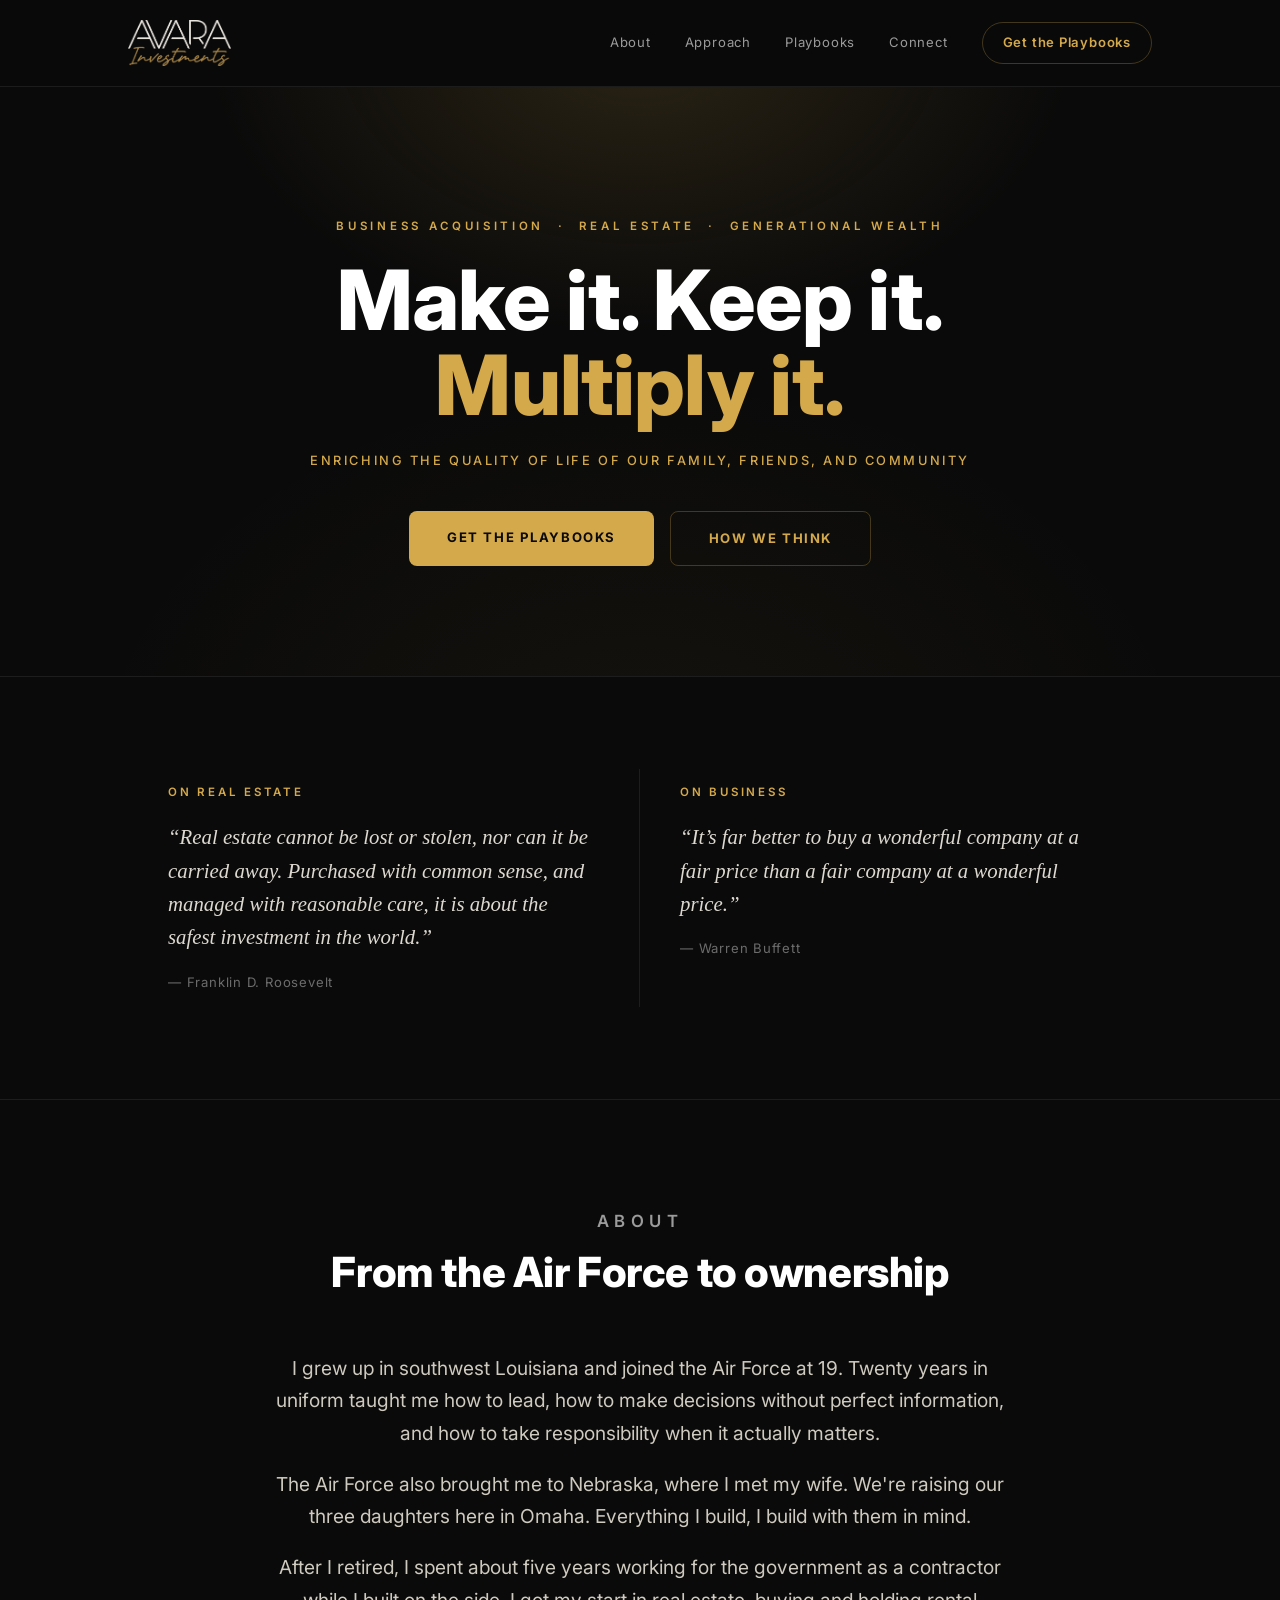
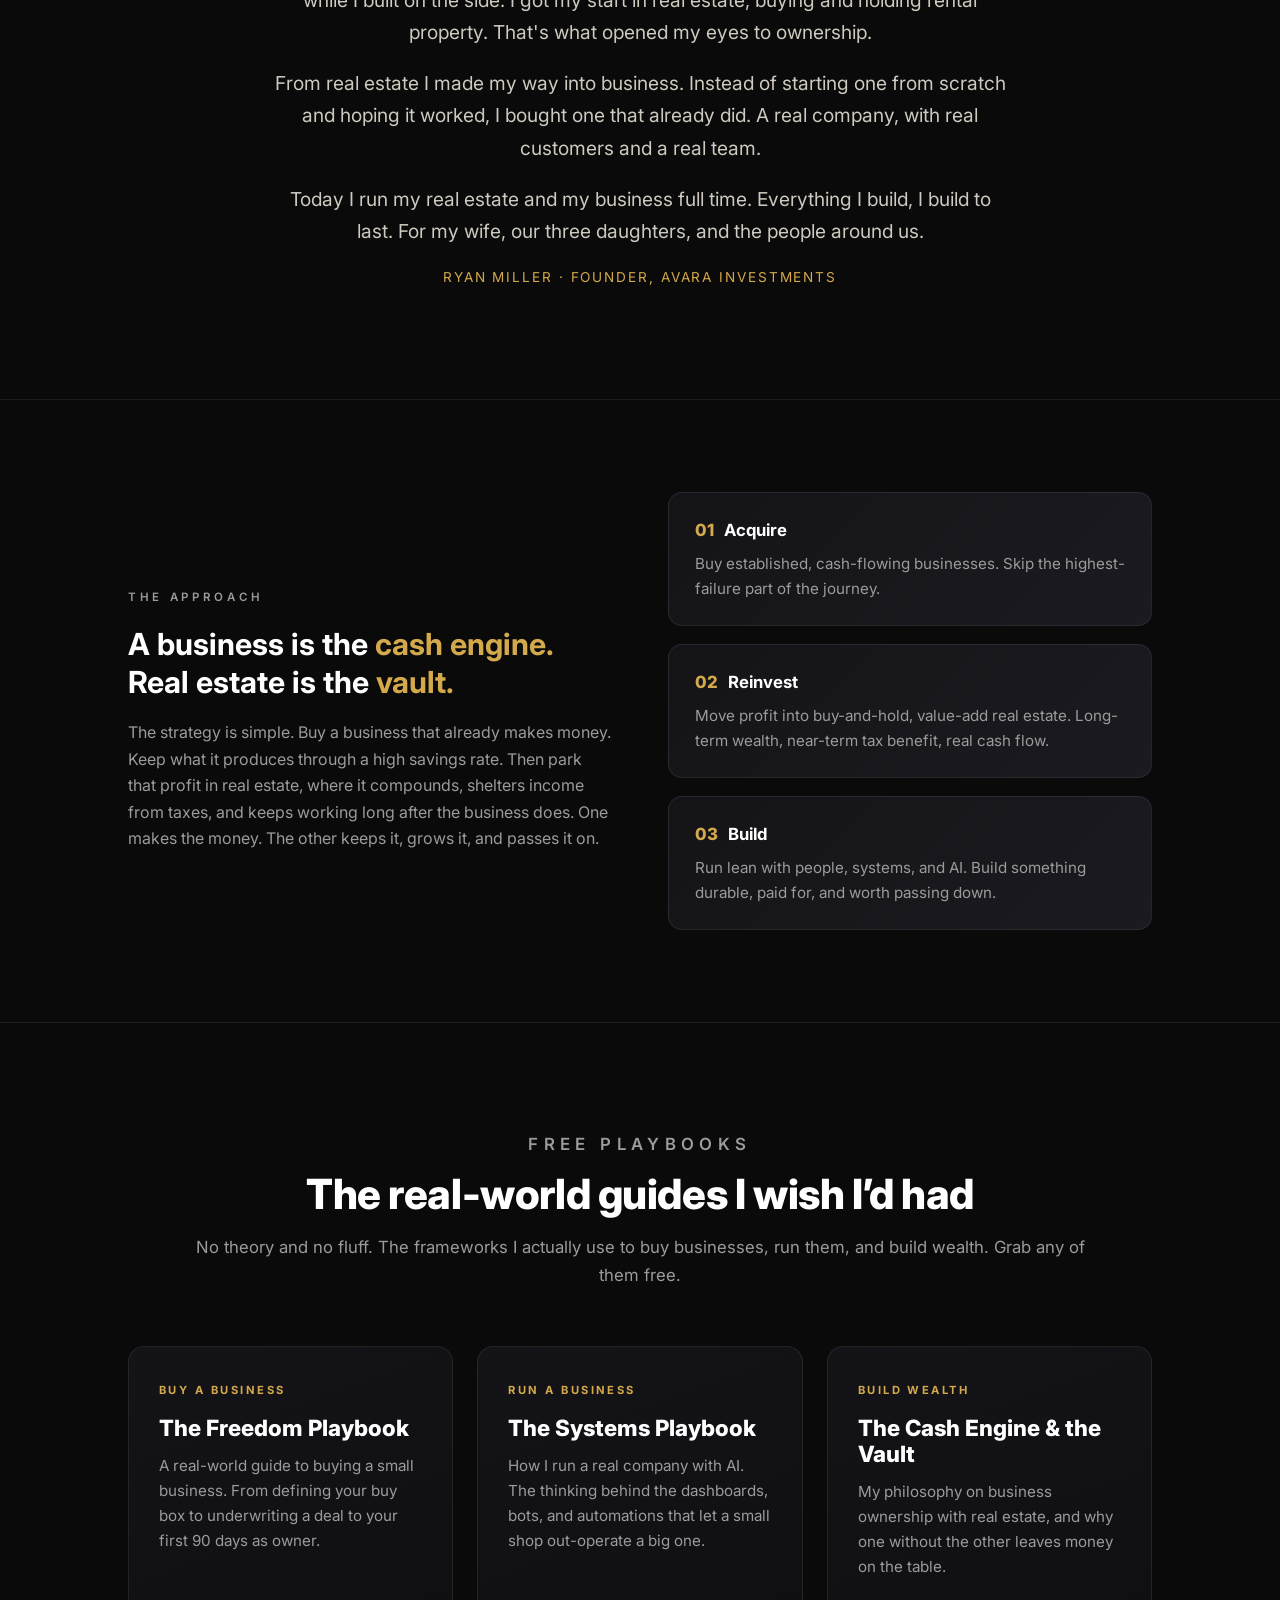
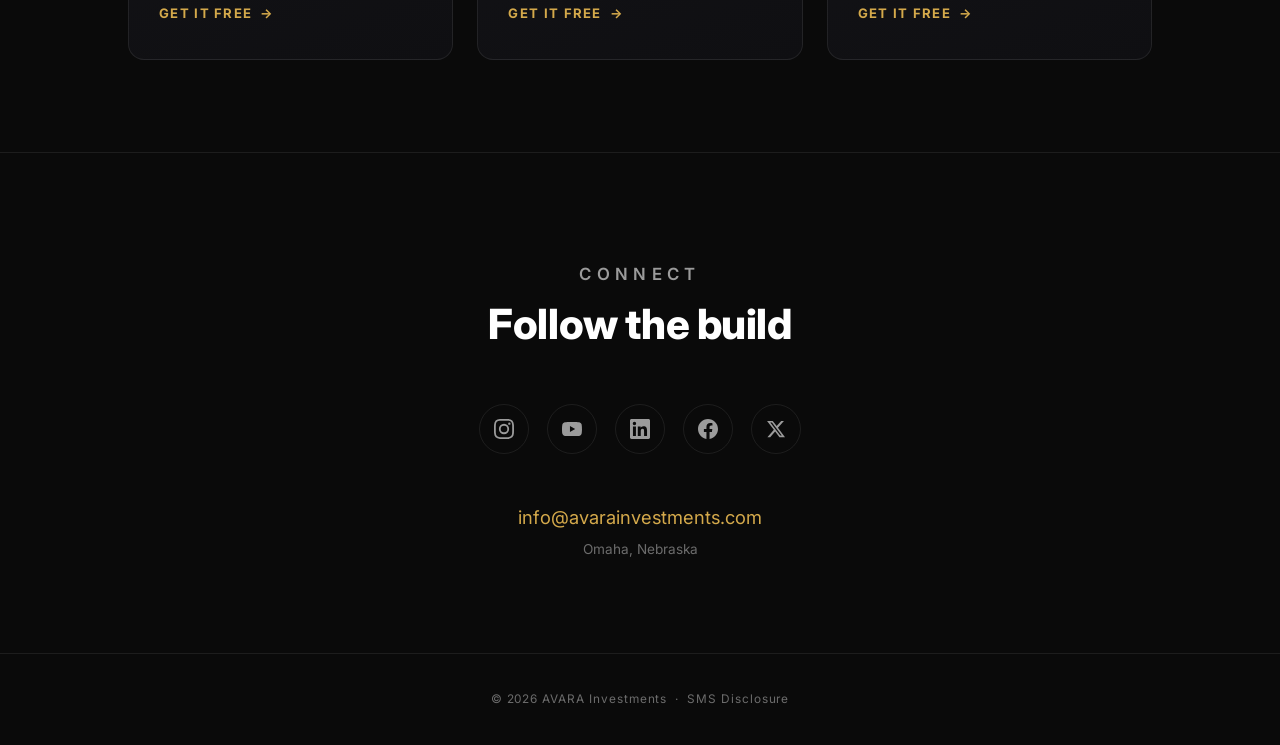
<file: index.html>
<!DOCTYPE html>
<html lang="en">
<head>
<meta charset="UTF-8">
<meta name="viewport" content="width=device-width, initial-scale=1.0">
<title>AVARA Investments — Business Acquisition & Real Estate Investment</title>
<meta name="description" content="AVARA Investments buys cash-flowing businesses, reinvests in real estate, and builds generational wealth. Founded by Ryan Miller in Omaha, Nebraska.">
<link rel="preconnect" href="https://fonts.googleapis.com">
<link rel="preconnect" href="https://fonts.gstatic.com" crossorigin>
<link href="https://fonts.googleapis.com/css2?family=Inter:wght@300;400;500;600;700;800&display=swap" rel="stylesheet">
<link rel="stylesheet" href="assets/site.css">
</head>
<body>

<nav>
  <div class="container">
    <a href="/" class="logo"><img src="assets/avara-logo-light.png" alt="AVARA Investments"></a>
    <div class="nav-links">
      <a href="#about">About</a>
      <a href="#approach">Approach</a>
      <a href="#playbooks">Playbooks</a>
      <a href="#connect">Connect</a>
      <a href="#playbooks" class="nav-cta">Get the Playbooks</a>
    </div>
  </div>
</nav>

<section class="hero">
  <div class="container">
    <p class="eyebrow">Business Acquisition &nbsp;·&nbsp; Real Estate &nbsp;·&nbsp; Generational Wealth</p>
    <h1>Make it. Keep it.<br><span class="accent">Multiply it.</span></h1>
    <p class="mission">Enriching the quality of life of our family, friends, and community</p>
    <div class="hero-cta">
      <a href="#playbooks" class="btn">Get the Playbooks</a>
      <a href="#approach" class="btn btn-ghost">How We Think</a>
    </div>
  </div>
</section>

<section class="band">
  <div class="container">
    <div class="quotes">
      <div class="quote">
        <div class="tag">On Real Estate</div>
        <blockquote>&ldquo;Real estate cannot be lost or stolen, nor can it be carried away. Purchased with common sense, and managed with reasonable care, it is about the safest investment in the world.&rdquo;</blockquote>
        <cite>&mdash; Franklin D. Roosevelt</cite>
      </div>
      <div class="quote">
        <div class="tag">On Business</div>
        <blockquote>&ldquo;It&rsquo;s far better to buy a wonderful company at a fair price than a fair company at a wonderful price.&rdquo;</blockquote>
        <cite>&mdash; Warren Buffett</cite>
      </div>
    </div>
  </div>
</section>

<section class="band" id="about">
  <div class="container">
    <div class="section-head">
      <p class="eyebrow">About</p>
      <h2>From the Air Force to ownership</h2>
    </div>
    <div class="about-copy">
      <p>I grew up in southwest Louisiana and joined the Air Force at 19. Twenty years in uniform taught me how to lead, how to make decisions without perfect information, and how to take responsibility when it actually matters.</p>
      <p>The Air Force also brought me to Nebraska, where I met my wife. We're raising our three daughters here in Omaha. Everything I build, I build with them in mind.</p>
      <p>After I retired, I spent about five years working for the government as a contractor while I built on the side. I got my start in real estate, buying and holding rental property. That's what opened my eyes to ownership.</p>
      <p>From real estate I made my way into business. Instead of starting one from scratch and hoping it worked, I bought one that already did. A real company, with real customers and a real team.</p>
      <p>Today I run my real estate and my business full time. Everything I build, I build to last. For my wife, our three daughters, and the people around us.</p>
      <p class="sig">Ryan Miller &middot; Founder, AVARA Investments</p>
    </div>
  </div>
</section>

<section class="band" id="approach">
  <div class="container">
    <div class="thesis">
      <div>
        <p class="eyebrow">The Approach</p>
        <p class="lead-line">A business is the <span class="accent">cash engine.</span> Real estate is the <span class="accent">vault.</span></p>
        <p>The strategy is simple. Buy a business that already makes money. Keep what it produces through a high savings rate. Then park that profit in real estate, where it compounds, shelters income from taxes, and keeps working long after the business does. One makes the money. The other keeps it, grows it, and passes it on.</p>
      </div>
      <div class="pillars">
        <div class="pillar"><h4><span>01</span>Acquire</h4><p>Buy established, cash-flowing businesses. Skip the highest-failure part of the journey.</p></div>
        <div class="pillar"><h4><span>02</span>Reinvest</h4><p>Move profit into buy-and-hold, value-add real estate. Long-term wealth, near-term tax benefit, real cash flow.</p></div>
        <div class="pillar"><h4><span>03</span>Build</h4><p>Run lean with people, systems, and AI. Build something durable, paid for, and worth passing down.</p></div>
      </div>
    </div>
  </div>
</section>

<section class="band" id="playbooks">
  <div class="container">
    <div class="section-head">
      <p class="eyebrow">Free Playbooks</p>
      <h2>The real-world guides I wish I&rsquo;d had</h2>
      <p>No theory and no fluff. The frameworks I actually use to buy businesses, run them, and build wealth. Grab any of them free.</p>
    </div>
    <div class="magnets">
      <a href="/freedom-playbook/" class="magnet">
        <div class="kicker">Buy a Business</div>
        <h3>The Freedom Playbook</h3>
        <p>A real-world guide to buying a small business. From defining your buy box to underwriting a deal to your first 90 days as owner.</p>
        <span class="get">Get it free <span class="arrow">&rarr;</span></span>
      </a>
      <a href="/systems-playbook/" class="magnet">
        <div class="kicker">Run a Business</div>
        <h3>The Systems Playbook</h3>
        <p>How I run a real company with AI. The thinking behind the dashboards, bots, and automations that let a small shop out-operate a big one.</p>
        <span class="get">Get it free <span class="arrow">&rarr;</span></span>
      </a>
      <a href="/cash-engine-and-the-vault/" class="magnet">
        <div class="kicker">Build Wealth</div>
        <h3>The Cash Engine &amp; the Vault</h3>
        <p>My philosophy on business ownership with real estate, and why one without the other leaves money on the table.</p>
        <span class="get">Get it free <span class="arrow">&rarr;</span></span>
      </a>
    </div>
  </div>
</section>

<section class="band" id="connect">
  <div class="container">
    <div class="section-head">
      <p class="eyebrow">Connect</p>
      <h2>Follow the build</h2>
    </div>
    <div class="social-links">
      <a href="https://instagram.com/ryanlmillerinvests" target="_blank" rel="noopener" class="social-link" aria-label="Instagram">
        <svg viewBox="0 0 24 24"><path d="M12 2.163c3.204 0 3.584.012 4.85.07 3.252.148 4.771 1.691 4.919 4.919.058 1.265.069 1.645.069 4.849 0 3.205-.012 3.584-.069 4.849-.149 3.225-1.664 4.771-4.919 4.919-1.266.058-1.644.07-4.85.07-3.204 0-3.584-.012-4.849-.07-3.26-.149-4.771-1.699-4.919-4.92-.058-1.265-.07-1.644-.07-4.849 0-3.204.013-3.583.07-4.849.149-3.227 1.664-4.771 4.919-4.919 1.266-.057 1.645-.069 4.849-.069zM12 0C8.741 0 8.333.014 7.053.072 2.695.272.273 2.69.073 7.052.014 8.333 0 8.741 0 12c0 3.259.014 3.668.072 4.948.2 4.358 2.618 6.78 6.98 6.98C8.333 23.986 8.741 24 12 24c3.259 0 3.668-.014 4.948-.072 4.354-.2 6.782-2.618 6.979-6.98.059-1.28.073-1.689.073-4.948 0-3.259-.014-3.667-.072-4.947-.196-4.354-2.617-6.78-6.979-6.98C15.668.014 15.259 0 12 0zm0 5.838a6.162 6.162 0 100 12.324 6.162 6.162 0 000-12.324zM12 16a4 4 0 110-8 4 4 0 010 8zm6.406-11.845a1.44 1.44 0 100 2.881 1.44 1.44 0 000-2.881z"/></svg>
      </a>
      <a href="https://youtube.com/@freedomfighterpodcast" target="_blank" rel="noopener" class="social-link" aria-label="YouTube">
        <svg viewBox="0 0 24 24"><path d="M23.498 6.186a3.016 3.016 0 00-2.122-2.136C19.505 3.545 12 3.545 12 3.545s-7.505 0-9.377.505A3.017 3.017 0 00.502 6.186C0 8.07 0 12 0 12s0 3.93.502 5.814a3.016 3.016 0 002.122 2.136c1.871.505 9.376.505 9.376.505s7.505 0 9.377-.505a3.015 3.015 0 002.122-2.136C24 15.93 24 12 24 12s0-3.93-.502-5.814zM9.545 15.568V8.432L15.818 12l-6.273 3.568z"/></svg>
      </a>
      <a href="https://linkedin.com/in/ryan-miller-pmp-3b0663103" target="_blank" rel="noopener" class="social-link" aria-label="LinkedIn">
        <svg viewBox="0 0 24 24"><path d="M20.447 20.452h-3.554v-5.569c0-1.328-.027-3.037-1.852-3.037-1.853 0-2.136 1.445-2.136 2.939v5.667H9.351V9h3.414v1.561h.046c.477-.9 1.637-1.85 3.37-1.85 3.601 0 4.267 2.37 4.267 5.455v6.286zM5.337 7.433a2.062 2.062 0 01-2.063-2.065 2.064 2.064 0 112.063 2.065zm1.782 13.019H3.555V9h3.564v11.452zM22.225 0H1.771C.792 0 0 .774 0 1.729v20.542C0 23.227.792 24 1.771 24h20.451C23.2 24 24 23.227 24 22.271V1.729C24 .774 23.2 0 22.222 0h.003z"/></svg>
      </a>
      <a href="https://facebook.com/ryanlmillerinvests" target="_blank" rel="noopener" class="social-link" aria-label="Facebook">
        <svg viewBox="0 0 24 24"><path d="M24 12.073c0-6.627-5.373-12-12-12s-12 5.373-12 12c0 5.99 4.388 10.954 10.125 11.854v-8.385H7.078v-3.47h3.047V9.43c0-3.007 1.792-4.669 4.533-4.669 1.312 0 2.686.235 2.686.235v2.953H15.83c-1.491 0-1.956.925-1.956 1.874v2.25h3.328l-.532 3.47h-2.796v8.385C19.612 23.027 24 18.062 24 12.073z"/></svg>
      </a>
      <a href="https://x.com/ryanlmiller81" target="_blank" rel="noopener" class="social-link" aria-label="X">
        <svg viewBox="0 0 24 24"><path d="M18.244 2.25h3.308l-7.227 8.26 8.502 11.24H16.17l-5.214-6.817L4.99 21.75H1.68l7.73-8.835L1.254 2.25H8.08l4.713 6.231zm-1.161 17.52h1.833L7.084 4.126H5.117z"/></svg>
      </a>
    </div>
    <div class="contact" style="margin-top:48px">
      <p class="email"><a href="mailto:info@avarainvestments.com">info@avarainvestments.com</a></p>
      <p class="loc">Omaha, Nebraska</p>
    </div>
  </div>
</section>

<footer>
  <div class="container">
    <p>&copy; 2026 AVARA Investments &nbsp;·&nbsp; <a href="/sms-disclosure/">SMS Disclosure</a></p>
  </div>
</footer>

</body>
</html>
</file>
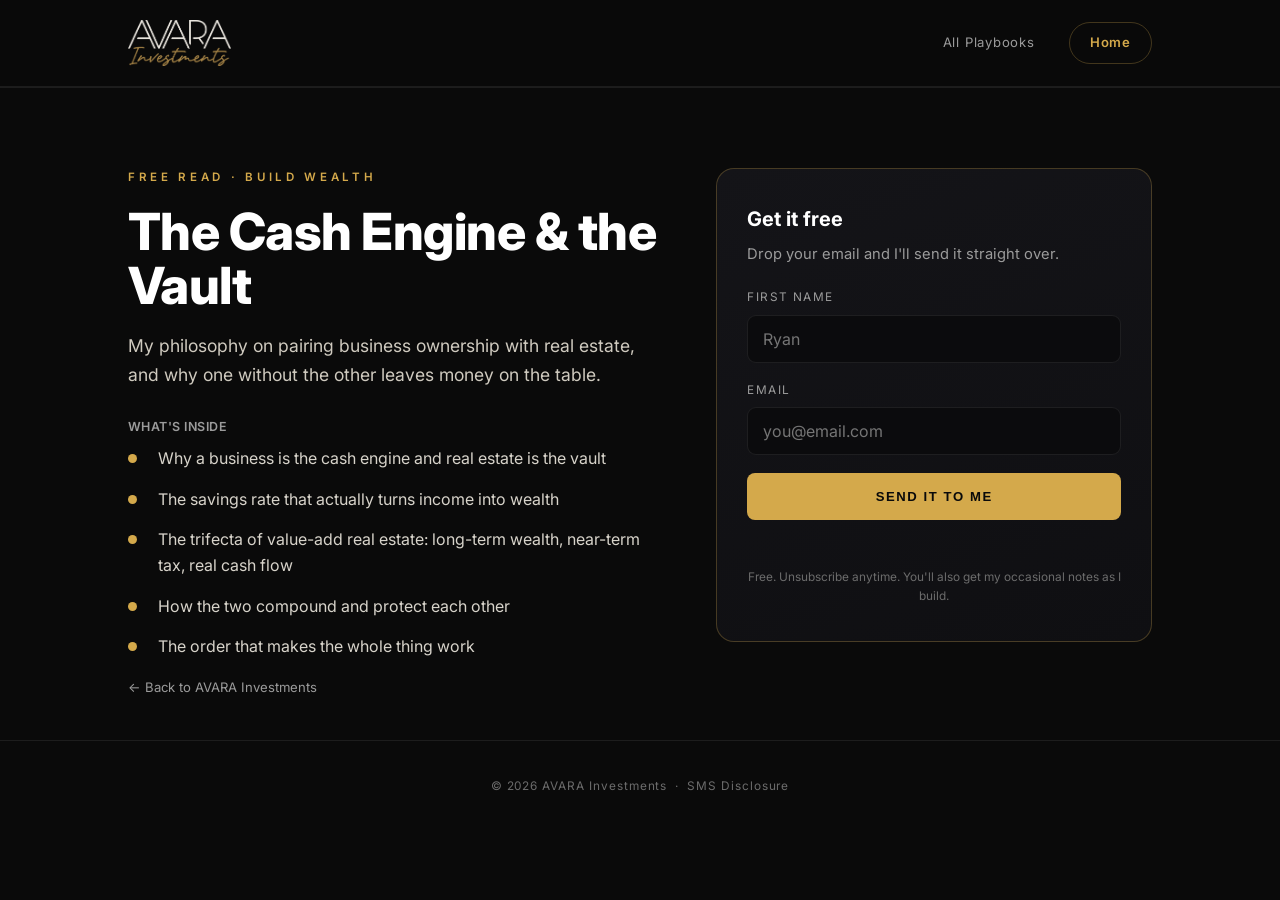
<file: cash-engine-and-the-vault/index.html>
<!DOCTYPE html>
<html lang="en">
<head>
<meta charset="UTF-8">
<meta name="viewport" content="width=device-width, initial-scale=1.0">
<title>The Cash Engine &amp; the Vault — Business + Real Estate | AVARA Investments</title>
<meta name="description" content="A free essay on pairing business ownership with real estate, and why one without the other leaves money on the table. By Ryan Miller.">
<link rel="preconnect" href="https://fonts.googleapis.com">
<link rel="preconnect" href="https://fonts.gstatic.com" crossorigin>
<link href="https://fonts.googleapis.com/css2?family=Inter:wght@300;400;500;600;700;800&display=swap" rel="stylesheet">
<link rel="stylesheet" href="/assets/site.css">
</head>
<body>

<nav>
  <div class="container">
    <a href="/" class="logo"><img src="/assets/avara-logo-light.png" alt="AVARA Investments"></a>
    <div class="nav-links">
      <a href="/#playbooks">All Playbooks</a>
      <a href="/" class="nav-cta">Home</a>
    </div>
  </div>
</nav>

<section class="band lp-hero">
  <div class="container">
    <div class="lp-grid">
      <div class="lp-copy">
        <p class="eyebrow">Free Read &middot; Build Wealth</p>
        <h1>The Cash Engine &amp; the Vault</h1>
        <p class="lede">My philosophy on pairing business ownership with real estate, and why one without the other leaves money on the table.</p>
        <p style="color:#9b9b9b;font-weight:600;letter-spacing:.04em;text-transform:uppercase;font-size:.78rem;margin-bottom:6px">What's inside</p>
        <ul class="lp-list">
          <li>Why a business is the cash engine and real estate is the vault</li>
          <li>The savings rate that actually turns income into wealth</li>
          <li>The trifecta of value-add real estate: long-term wealth, near-term tax, real cash flow</li>
          <li>How the two compound and protect each other</li>
          <li>The order that makes the whole thing work</li>
        </ul>
        <a href="/" class="back-link">&larr; Back to AVARA Investments</a>
      </div>
      <div class="form-card">
        <h3>Get it free</h3>
        <p class="sub">Drop your email and I'll send it straight over.</p>
        <form data-lead data-magnet="cash-engine" data-download="/downloads/cash-engine-and-the-vault.pdf">
          <input class="hp" type="text" name="company" tabindex="-1" autocomplete="off" aria-hidden="true">
          <label for="ce-name">First name</label>
          <input id="ce-name" type="text" name="name" autocomplete="given-name" placeholder="Ryan">
          <label for="ce-email">Email</label>
          <input id="ce-email" type="email" name="email" required autocomplete="email" placeholder="you@email.com">
          <button type="submit" class="btn">Send It to Me</button>
          <p class="form-msg"></p>
          <p class="fineprint">Free. Unsubscribe anytime. You'll also get my occasional notes as I build.</p>
        </form>
      </div>
    </div>
  </div>
</section>

<footer>
  <div class="container">
    <p>&copy; 2026 AVARA Investments &nbsp;&middot;&nbsp; <a href="/sms-disclosure/">SMS Disclosure</a></p>
  </div>
</footer>

<script src="/assets/lead.js"></script>
</body>
</html>
</file>
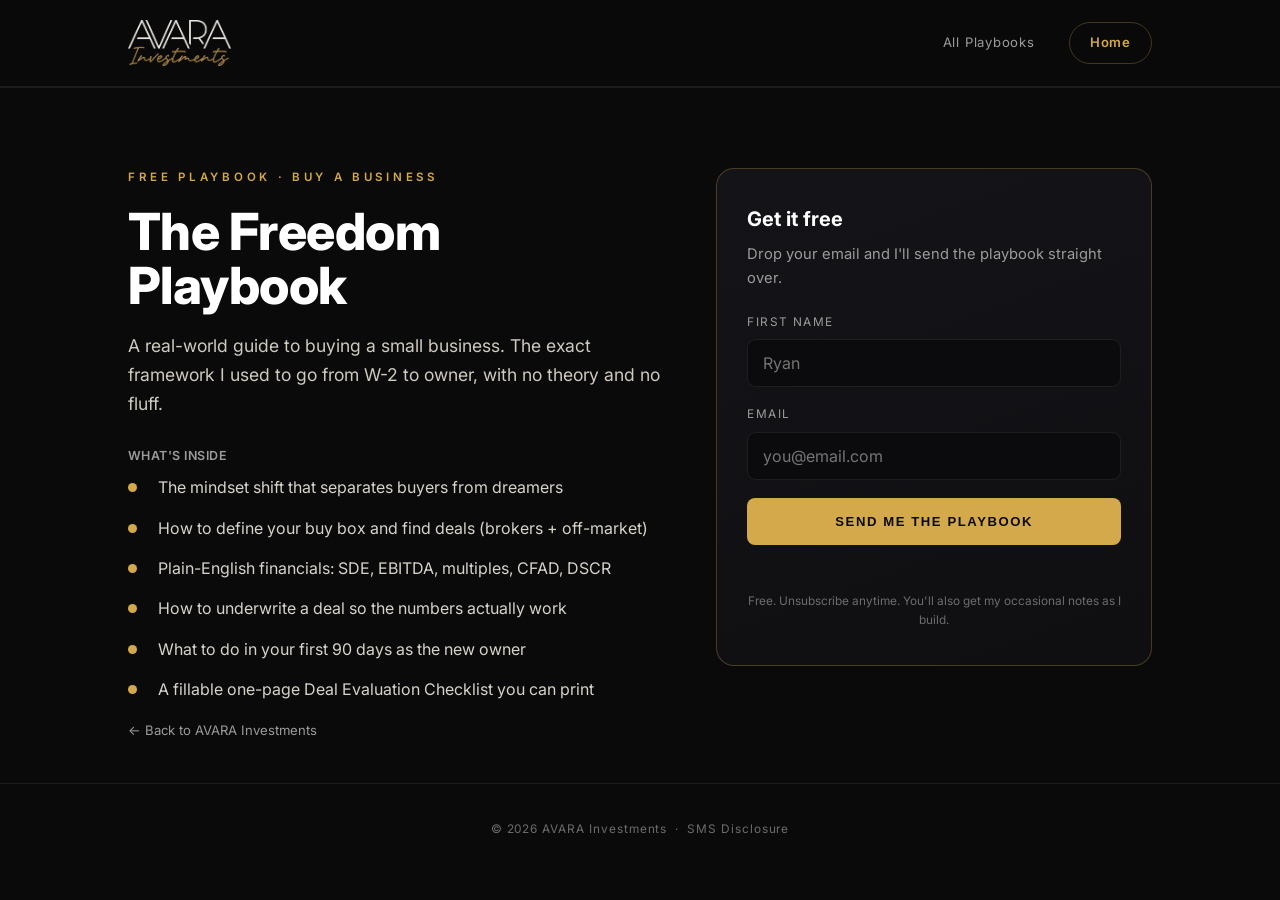
<file: freedom-playbook/index.html>
<!DOCTYPE html>
<html lang="en">
<head>
<meta charset="UTF-8">
<meta name="viewport" content="width=device-width, initial-scale=1.0">
<title>The Freedom Playbook — Free Guide to Buying a Small Business | AVARA Investments</title>
<meta name="description" content="A free, real-world guide to buying a small business. The exact framework Ryan Miller uses — mindset, finding deals, financials, underwriting, and your first 90 days.">
<link rel="preconnect" href="https://fonts.googleapis.com">
<link rel="preconnect" href="https://fonts.gstatic.com" crossorigin>
<link href="https://fonts.googleapis.com/css2?family=Inter:wght@300;400;500;600;700;800&display=swap" rel="stylesheet">
<link rel="stylesheet" href="/assets/site.css">
</head>
<body>

<nav>
  <div class="container">
    <a href="/" class="logo"><img src="/assets/avara-logo-light.png" alt="AVARA Investments"></a>
    <div class="nav-links">
      <a href="/#playbooks">All Playbooks</a>
      <a href="/" class="nav-cta">Home</a>
    </div>
  </div>
</nav>

<section class="band lp-hero">
  <div class="container">
    <div class="lp-grid">
      <div class="lp-copy">
        <p class="eyebrow">Free Playbook &middot; Buy a Business</p>
        <h1>The Freedom Playbook</h1>
        <p class="lede">A real-world guide to buying a small business. The exact framework I used to go from W-2 to owner, with no theory and no fluff.</p>
        <p style="color:#9b9b9b;font-weight:600;letter-spacing:.04em;text-transform:uppercase;font-size:.78rem;margin-bottom:6px">What's inside</p>
        <ul class="lp-list">
          <li>The mindset shift that separates buyers from dreamers</li>
          <li>How to define your buy box and find deals (brokers + off-market)</li>
          <li>Plain-English financials: SDE, EBITDA, multiples, CFAD, DSCR</li>
          <li>How to underwrite a deal so the numbers actually work</li>
          <li>What to do in your first 90 days as the new owner</li>
          <li>A fillable one-page Deal Evaluation Checklist you can print</li>
        </ul>
        <a href="/" class="back-link">&larr; Back to AVARA Investments</a>
      </div>
      <div class="form-card">
        <h3>Get it free</h3>
        <p class="sub">Drop your email and I'll send the playbook straight over.</p>
        <form data-lead data-magnet="freedom-playbook" data-download="/downloads/freedom-playbook.pdf">
          <input class="hp" type="text" name="company" tabindex="-1" autocomplete="off" aria-hidden="true">
          <label for="fp-name">First name</label>
          <input id="fp-name" type="text" name="name" autocomplete="given-name" placeholder="Ryan">
          <label for="fp-email">Email</label>
          <input id="fp-email" type="email" name="email" required autocomplete="email" placeholder="you@email.com">
          <button type="submit" class="btn">Send Me the Playbook</button>
          <p class="form-msg"></p>
          <p class="fineprint">Free. Unsubscribe anytime. You'll also get my occasional notes as I build.</p>
        </form>
      </div>
    </div>
  </div>
</section>

<footer>
  <div class="container">
    <p>&copy; 2026 AVARA Investments &nbsp;&middot;&nbsp; <a href="/sms-disclosure/">SMS Disclosure</a></p>
  </div>
</footer>

<script src="/assets/lead.js"></script>
</body>
</html>
</file>
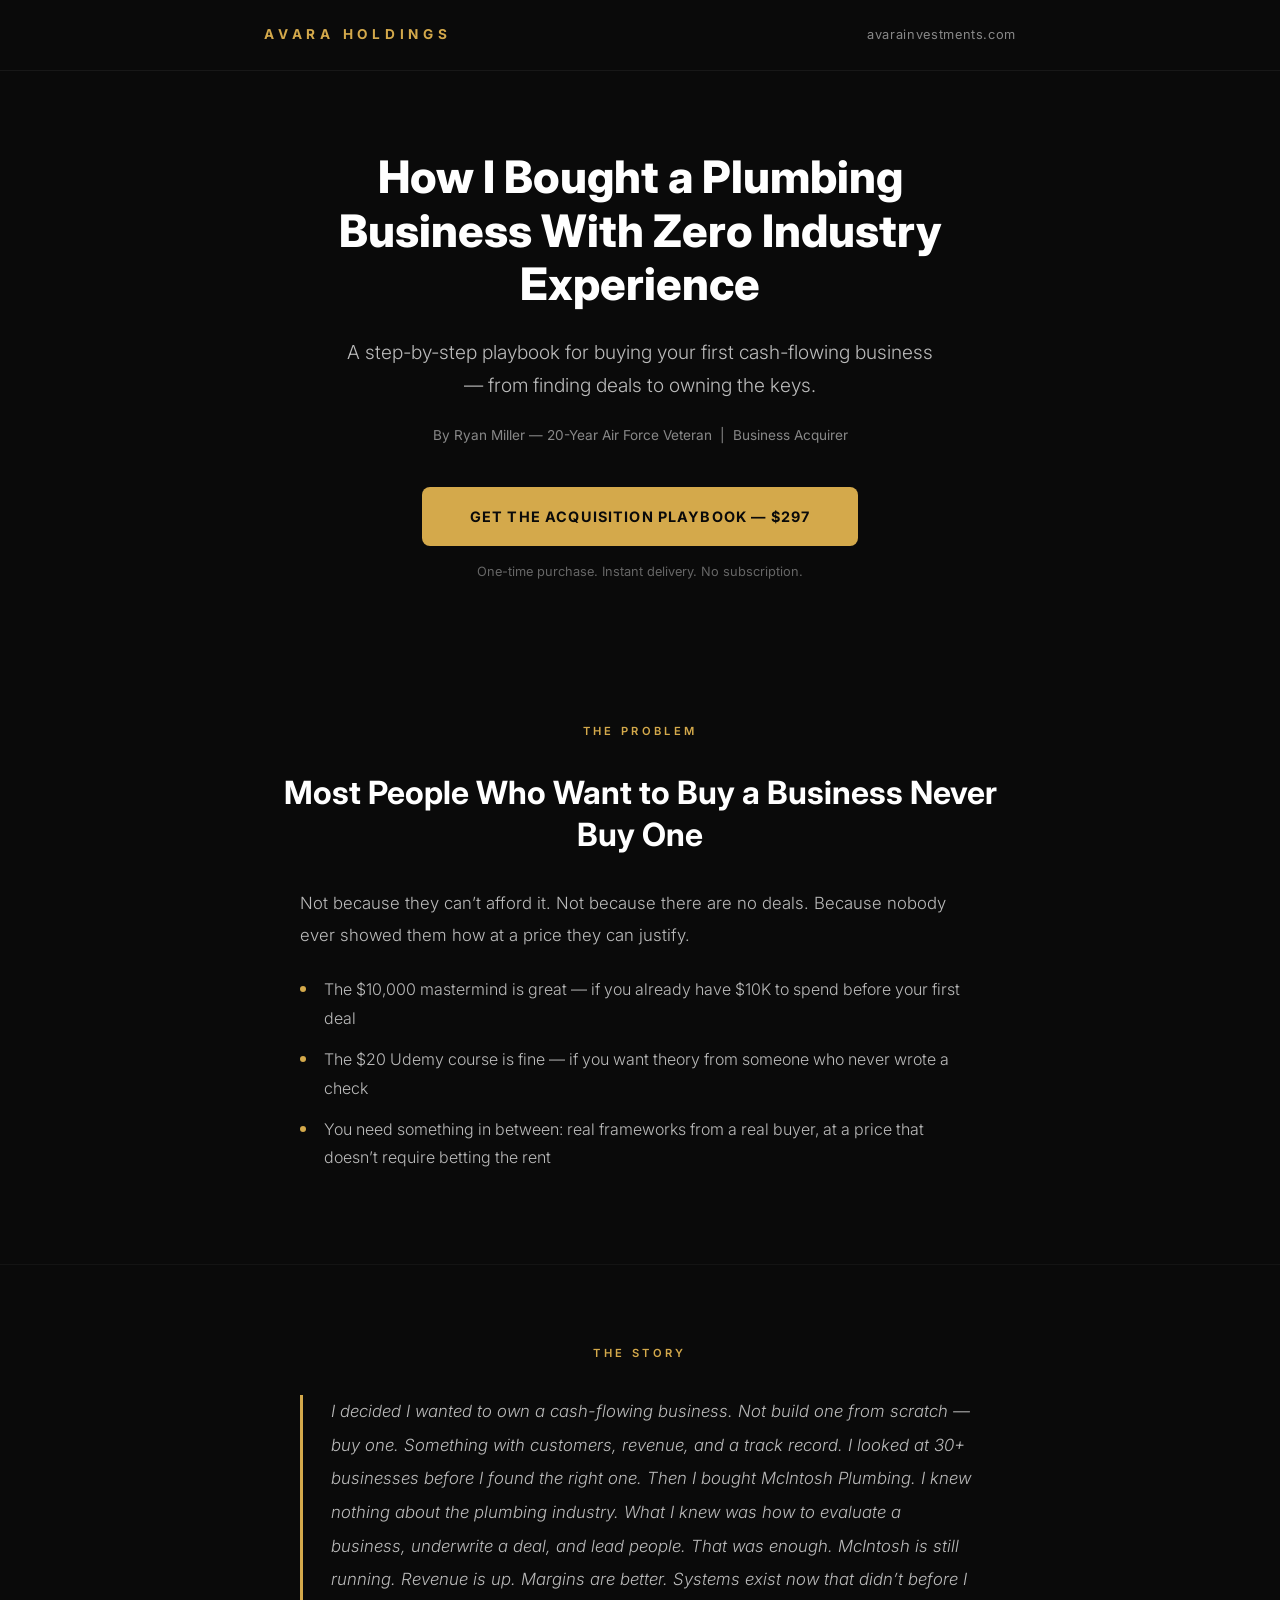
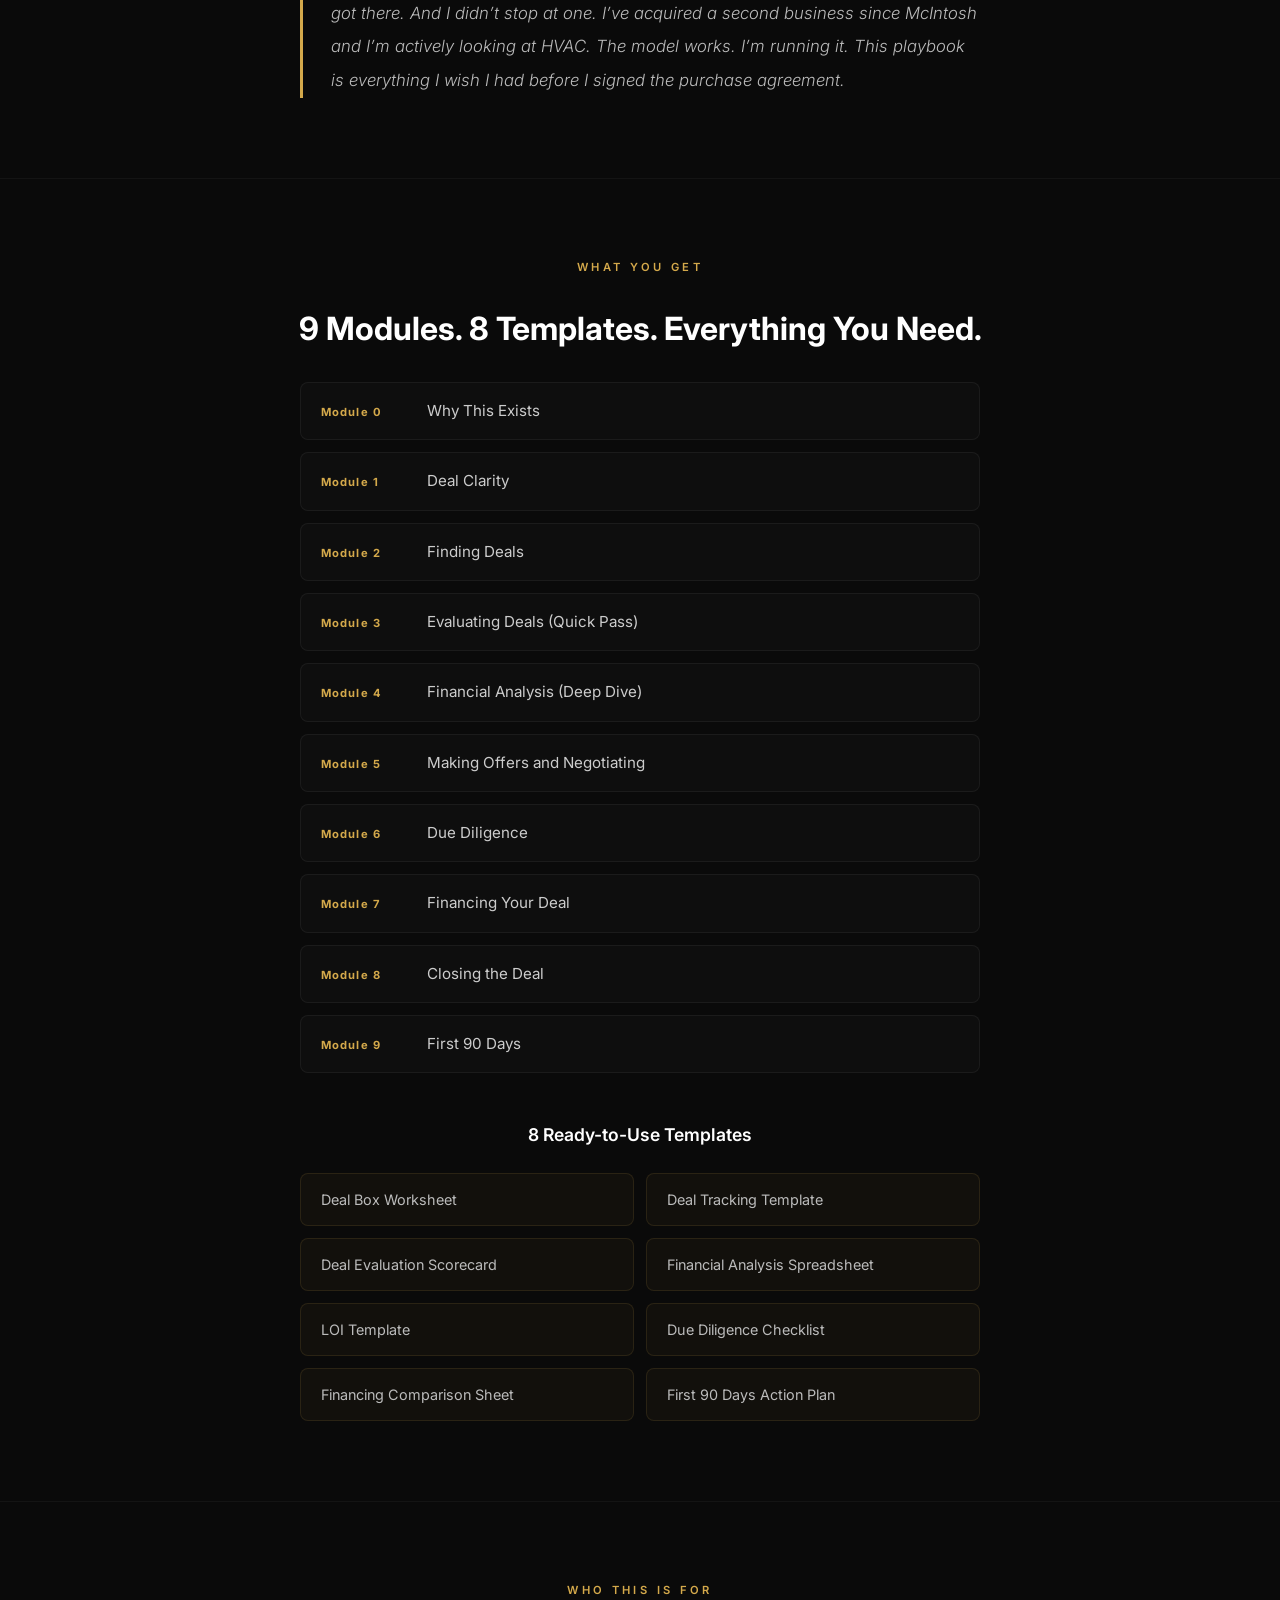
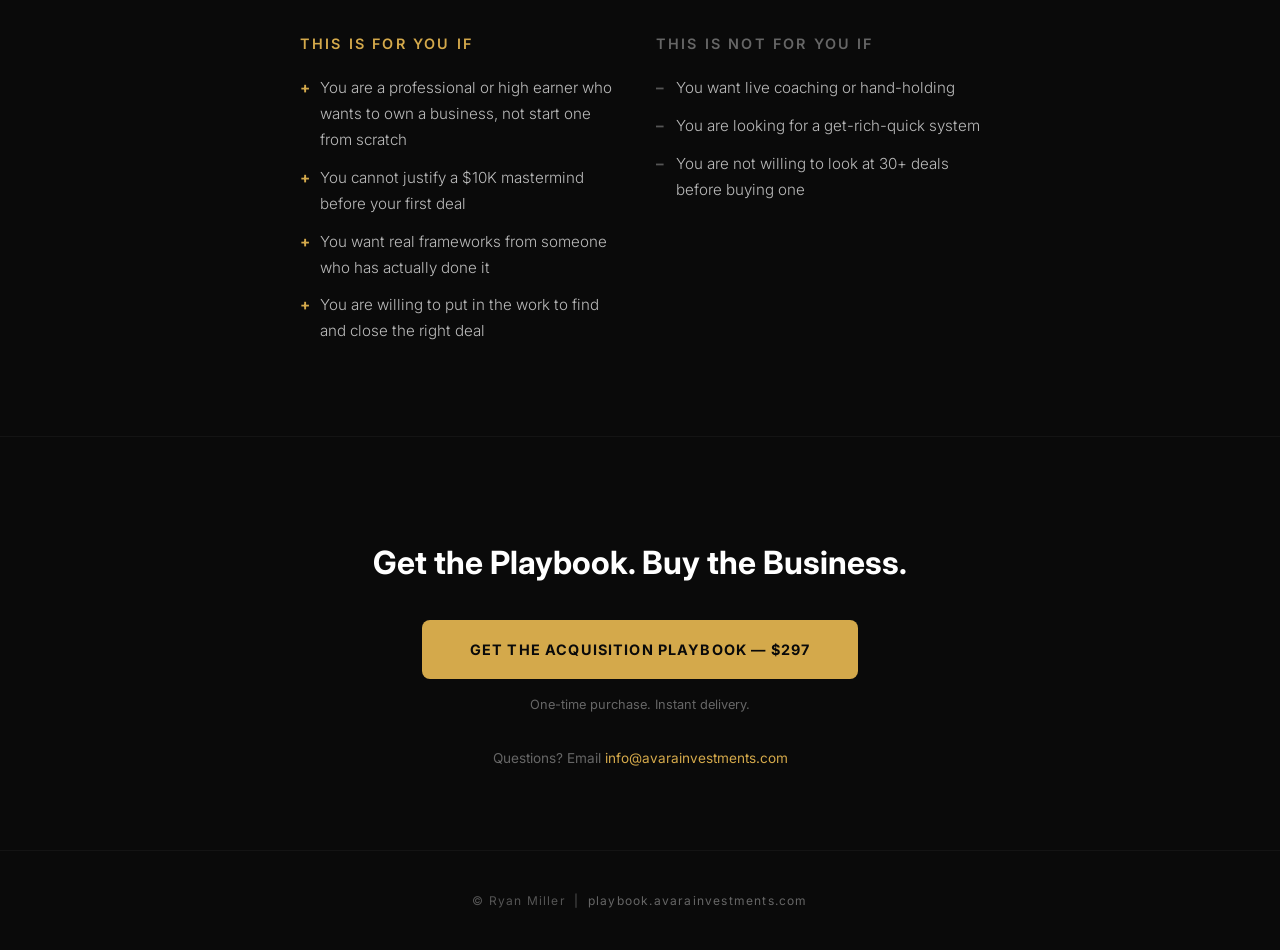
<file: playbook/index.html>
<!DOCTYPE html>
<html lang="en">
<head>
<meta charset="UTF-8">
<meta name="viewport" content="width=device-width, initial-scale=1.0">
<title>The Acquisition Playbook — Ryan Miller</title>
<meta name="description" content="A step-by-step playbook for buying your first cash-flowing business. From finding deals to owning the keys. By Ryan Miller, 20-Year Air Force Veteran and Business Acquirer.">
<link rel="preconnect" href="https://fonts.googleapis.com">
<link rel="preconnect" href="https://fonts.gstatic.com" crossorigin>
<link href="https://fonts.googleapis.com/css2?family=Inter:wght@300;400;500;600;700;800&display=swap" rel="stylesheet">
<style>
*, *::before, *::after { margin: 0; padding: 0; box-sizing: border-box; }
html { scroll-behavior: smooth; }
body {
  font-family: "Inter", -apple-system, BlinkMacSystemFont, sans-serif;
  background: #0a0a0a;
  color: #e8e8e8;
  line-height: 1.6;
  -webkit-font-smoothing: antialiased;
}
a { color: inherit; text-decoration: none; }

.container {
  max-width: 800px;
  margin: 0 auto;
  padding: 0 24px;
}

/* NAV */
nav {
  padding: 24px 0;
  border-bottom: 1px solid rgba(255,255,255,0.06);
}
nav .container {
  display: flex;
  justify-content: space-between;
  align-items: center;
}
.logo {
  font-size: 0.85rem;
  font-weight: 700;
  letter-spacing: 0.35em;
  color: #d4a94b;
}
.nav-link {
  font-size: 0.8rem;
  color: #888;
  letter-spacing: 0.05em;
  transition: color 0.3s;
}
.nav-link:hover { color: #d4a94b; }

/* HERO */
.hero {
  padding: 80px 0 60px;
  text-align: center;
}
.hero h1 {
  font-size: clamp(1.6rem, 4.5vw, 2.8rem);
  font-weight: 800;
  color: #fff;
  line-height: 1.2;
  margin-bottom: 24px;
  max-width: 720px;
  margin-left: auto;
  margin-right: auto;
}
.hero .subheadline {
  font-size: clamp(1rem, 2.2vw, 1.2rem);
  font-weight: 300;
  color: #bbb;
  max-width: 600px;
  margin: 0 auto 24px;
  line-height: 1.7;
}
.hero .author-line {
  font-size: 0.85rem;
  color: #888;
  margin-bottom: 40px;
  line-height: 1.6;
}
.cta-btn {
  display: inline-block;
  background: #d4a94b;
  color: #0a0a0a;
  font-size: 0.9rem;
  font-weight: 700;
  letter-spacing: 0.08em;
  padding: 18px 48px;
  border-radius: 8px;
  transition: background 0.3s ease, transform 0.2s ease;
}
.cta-btn:hover {
  background: #e0b85c;
  transform: translateY(-1px);
}
.cta-subtext {
  font-size: 0.8rem;
  color: #666;
  margin-top: 16px;
}

/* PROOF BAR */
.proof-bar {
  padding: 40px 0;
  border-top: 1px solid rgba(255,255,255,0.06);
  border-bottom: 1px solid rgba(255,255,255,0.06);
  text-align: center;
}
.proof-bar p {
  font-size: 0.8rem;
  font-weight: 500;
  letter-spacing: 0.12em;
  color: #888;
  text-transform: uppercase;
}

/* SECTIONS */
.section {
  padding: 80px 0;
}
.section-border {
  border-bottom: 1px solid rgba(255,255,255,0.04);
}
.section-label {
  font-size: 0.7rem;
  font-weight: 600;
  letter-spacing: 0.3em;
  text-transform: uppercase;
  color: #d4a94b;
  margin-bottom: 32px;
  text-align: center;
}
.section h2 {
  font-size: clamp(1.4rem, 3vw, 2rem);
  font-weight: 700;
  color: #fff;
  text-align: center;
  margin-bottom: 32px;
  line-height: 1.3;
}
.section-text {
  font-size: 1.05rem;
  font-weight: 300;
  color: #bbb;
  line-height: 1.9;
  max-width: 680px;
  margin: 0 auto;
}
.section-text p {
  margin-bottom: 20px;
}

/* BULLETS */
.bullet-list {
  list-style: none;
  max-width: 680px;
  margin: 24px auto 0;
}
.bullet-list li {
  font-size: 1rem;
  font-weight: 300;
  color: #bbb;
  line-height: 1.8;
  padding-left: 24px;
  position: relative;
  margin-bottom: 12px;
}
.bullet-list li::before {
  content: "";
  position: absolute;
  left: 0;
  top: 11px;
  width: 6px;
  height: 6px;
  border-radius: 50%;
  background: #d4a94b;
}

/* STORY QUOTE */
.story-text {
  font-size: 1.05rem;
  font-weight: 300;
  color: #bbb;
  line-height: 2;
  max-width: 680px;
  margin: 0 auto;
  font-style: italic;
  border-left: 3px solid #d4a94b;
  padding-left: 28px;
}

/* MODULES */
.modules-grid {
  display: grid;
  grid-template-columns: 1fr;
  gap: 12px;
  max-width: 680px;
  margin: 0 auto;
}
.module-item {
  display: flex;
  align-items: baseline;
  gap: 16px;
  padding: 16px 20px;
  background: rgba(255,255,255,0.02);
  border: 1px solid rgba(255,255,255,0.05);
  border-radius: 8px;
}
.module-num {
  font-size: 0.7rem;
  font-weight: 700;
  letter-spacing: 0.1em;
  color: #d4a94b;
  white-space: nowrap;
  min-width: 90px;
}
.module-title {
  font-size: 0.95rem;
  font-weight: 400;
  color: #ccc;
}

/* TEMPLATES */
.templates-section {
  margin-top: 48px;
  text-align: center;
}
.templates-section h3 {
  font-size: 1.1rem;
  font-weight: 600;
  color: #fff;
  margin-bottom: 24px;
}
.template-grid {
  display: grid;
  grid-template-columns: repeat(auto-fill, minmax(280px, 1fr));
  gap: 12px;
  max-width: 680px;
  margin: 0 auto;
}
.template-item {
  padding: 14px 20px;
  background: rgba(212, 169, 75, 0.04);
  border: 1px solid rgba(212, 169, 75, 0.12);
  border-radius: 8px;
  font-size: 0.9rem;
  color: #bbb;
  text-align: left;
}

/* WHO FOR */
.who-grid {
  display: grid;
  grid-template-columns: 1fr 1fr;
  gap: 32px;
  max-width: 680px;
  margin: 0 auto;
}
@media (max-width: 600px) {
  .who-grid { grid-template-columns: 1fr; }
}
.who-col h3 {
  font-size: 0.9rem;
  font-weight: 600;
  margin-bottom: 20px;
  text-transform: uppercase;
  letter-spacing: 0.15em;
}
.who-col.yes h3 { color: #d4a94b; }
.who-col.no h3 { color: #666; }
.who-col ul {
  list-style: none;
}
.who-col ul li {
  font-size: 0.95rem;
  font-weight: 300;
  color: #bbb;
  line-height: 1.7;
  margin-bottom: 12px;
  padding-left: 20px;
  position: relative;
}
.who-col.yes ul li::before {
  content: "+";
  position: absolute;
  left: 0;
  color: #d4a94b;
  font-weight: 700;
}
.who-col.no ul li::before {
  content: "\2013";
  position: absolute;
  left: 0;
  color: #555;
  font-weight: 700;
}

/* GUARANTEE */
.guarantee-section {
  text-align: center;
  padding: 80px 0;
  border-top: 1px solid rgba(255,255,255,0.06);
  border-bottom: 1px solid rgba(255,255,255,0.06);
}
.guarantee-badge {
  display: inline-block;
  width: 80px;
  height: 80px;
  border: 2px solid #d4a94b;
  border-radius: 50%;
  line-height: 80px;
  font-size: 0.65rem;
  font-weight: 700;
  letter-spacing: 0.1em;
  text-transform: uppercase;
  color: #d4a94b;
  margin-bottom: 24px;
}
.guarantee-section h2 {
  font-size: 1.4rem;
  font-weight: 700;
  color: #fff;
  margin-bottom: 16px;
}
.guarantee-section p {
  font-size: 1rem;
  font-weight: 300;
  color: #999;
  max-width: 520px;
  margin: 0 auto;
  line-height: 1.8;
}

/* FINAL CTA */
.final-cta {
  padding: 100px 0 80px;
  text-align: center;
}
.final-cta h2 {
  font-size: clamp(1.4rem, 3vw, 2rem);
  font-weight: 700;
  color: #fff;
  margin-bottom: 32px;
}
.final-cta .cta-subtext {
  margin-top: 16px;
}
.final-cta .support-email {
  font-size: 0.85rem;
  color: #666;
  margin-top: 32px;
}
.final-cta .support-email a {
  color: #d4a94b;
  transition: color 0.3s;
}
.final-cta .support-email a:hover {
  color: #e0b85c;
}

/* FOOTER */
footer {
  padding: 40px 0;
  text-align: center;
  border-top: 1px solid rgba(255,255,255,0.04);
}
footer p {
  font-size: 0.75rem;
  color: #555;
  letter-spacing: 0.1em;
}
footer a { color: #666; transition: color 0.3s; }
footer a:hover { color: #d4a94b; }
</style>
</head>
<body>

<nav>
  <div class="container">
    <a href="https://avarainvestments.com" class="logo">AVARA HOLDINGS</a>
    <a href="https://avarainvestments.com" class="nav-link">avarainvestments.com</a>
  </div>
</nav>

<!-- HERO -->
<section class="hero">
  <div class="container">
    <h1>How I Bought a Plumbing Business With Zero Industry Experience</h1>
    <p class="subheadline">A step-by-step playbook for buying your first cash-flowing business &mdash; from finding deals to owning the keys.</p>
    <p class="author-line">By Ryan Miller &mdash; 20-Year Air Force Veteran &nbsp;|&nbsp; Business Acquirer</p>
    <a href="#checkout" class="cta-btn">GET THE ACQUISITION PLAYBOOK &mdash; $297</a>
    <p class="cta-subtext">One-time purchase. Instant delivery. No subscription.</p>
  </div>
</section>

<!-- THE PROBLEM -->
<section class="section section-border">
  <div class="container">
    <div class="section-label">The Problem</div>
    <h2>Most People Who Want to Buy a Business Never Buy One</h2>
    <div class="section-text">
      <p>Not because they can&rsquo;t afford it. Not because there are no deals. Because nobody ever showed them how at a price they can justify.</p>
    </div>
    <ul class="bullet-list">
      <li>The $10,000 mastermind is great &mdash; if you already have $10K to spend before your first deal</li>
      <li>The $20 Udemy course is fine &mdash; if you want theory from someone who never wrote a check</li>
      <li>You need something in between: real frameworks from a real buyer, at a price that doesn&rsquo;t require betting the rent</li>
    </ul>
  </div>
</section>

<!-- THE STORY -->
<section class="section section-border">
  <div class="container">
    <div class="section-label">The Story</div>
    <div class="story-text">
      I decided I wanted to own a cash-flowing business. Not build one from scratch &mdash; buy one. Something with customers, revenue, and a track record. I looked at 30+ businesses before I found the right one. Then I bought McIntosh Plumbing. I knew nothing about the plumbing industry. What I knew was how to evaluate a business, underwrite a deal, and lead people. That was enough. McIntosh is still running. Revenue is up. Margins are better. Systems exist now that didn&rsquo;t before I got there. And I didn&rsquo;t stop at one. I&rsquo;ve acquired a second business since McIntosh and I&rsquo;m actively looking at HVAC. The model works. I&rsquo;m running it. This playbook is everything I wish I had before I signed the purchase agreement.
    </div>
  </div>
</section>

<!-- WHAT YOU GET -->
<section class="section section-border">
  <div class="container">
    <div class="section-label">What You Get</div>
    <h2>9 Modules. 8 Templates. Everything You Need.</h2>
    <div class="modules-grid">
      <div class="module-item">
        <span class="module-num">Module 0</span>
        <span class="module-title">Why This Exists</span>
      </div>
      <div class="module-item">
        <span class="module-num">Module 1</span>
        <span class="module-title">Deal Clarity</span>
      </div>
      <div class="module-item">
        <span class="module-num">Module 2</span>
        <span class="module-title">Finding Deals</span>
      </div>
      <div class="module-item">
        <span class="module-num">Module 3</span>
        <span class="module-title">Evaluating Deals (Quick Pass)</span>
      </div>
      <div class="module-item">
        <span class="module-num">Module 4</span>
        <span class="module-title">Financial Analysis (Deep Dive)</span>
      </div>
      <div class="module-item">
        <span class="module-num">Module 5</span>
        <span class="module-title">Making Offers and Negotiating</span>
      </div>
      <div class="module-item">
        <span class="module-num">Module 6</span>
        <span class="module-title">Due Diligence</span>
      </div>
      <div class="module-item">
        <span class="module-num">Module 7</span>
        <span class="module-title">Financing Your Deal</span>
      </div>
      <div class="module-item">
        <span class="module-num">Module 8</span>
        <span class="module-title">Closing the Deal</span>
      </div>
      <div class="module-item">
        <span class="module-num">Module 9</span>
        <span class="module-title">First 90 Days</span>
      </div>
    </div>

    <div class="templates-section">
      <h3>8 Ready-to-Use Templates</h3>
      <div class="template-grid">
        <div class="template-item">Deal Box Worksheet</div>
        <div class="template-item">Deal Tracking Template</div>
        <div class="template-item">Deal Evaluation Scorecard</div>
        <div class="template-item">Financial Analysis Spreadsheet</div>
        <div class="template-item">LOI Template</div>
        <div class="template-item">Due Diligence Checklist</div>
        <div class="template-item">Financing Comparison Sheet</div>
        <div class="template-item">First 90 Days Action Plan</div>
      </div>
    </div>
  </div>
</section>

<!-- WHO THIS IS FOR -->
<section class="section section-border">
  <div class="container">
    <div class="section-label">Who This Is For</div>
    <div class="who-grid">
      <div class="who-col yes">
        <h3>This is for you if</h3>
        <ul>
          <li>You are a professional or high earner who wants to own a business, not start one from scratch</li>
          <li>You cannot justify a $10K mastermind before your first deal</li>
          <li>You want real frameworks from someone who has actually done it</li>
          <li>You are willing to put in the work to find and close the right deal</li>
        </ul>
      </div>
      <div class="who-col no">
        <h3>This is not for you if</h3>
        <ul>
          <li>You want live coaching or hand-holding</li>
          <li>You are looking for a get-rich-quick system</li>
          <li>You are not willing to look at 30+ deals before buying one</li>
        </ul>
      </div>
    </div>
  </div>
</section>

<!-- FINAL CTA -->
<section class="final-cta" id="checkout">
  <div class="container">
    <h2>Get the Playbook. Buy the Business.</h2>
    <a href="#checkout" class="cta-btn">GET THE ACQUISITION PLAYBOOK &mdash; $297</a>
    <p class="cta-subtext">One-time purchase. Instant delivery.</p>
    <p class="support-email">Questions? Email <a href="mailto:info@avarainvestments.com">info@avarainvestments.com</a></p>
  </div>
</section>

<footer>
  <div class="container">
    <p>&copy; Ryan Miller &nbsp;|&nbsp; <a href="https://playbook.avarainvestments.com">playbook.avarainvestments.com</a></p>
  </div>
</footer>

</body>
</html>
</file>
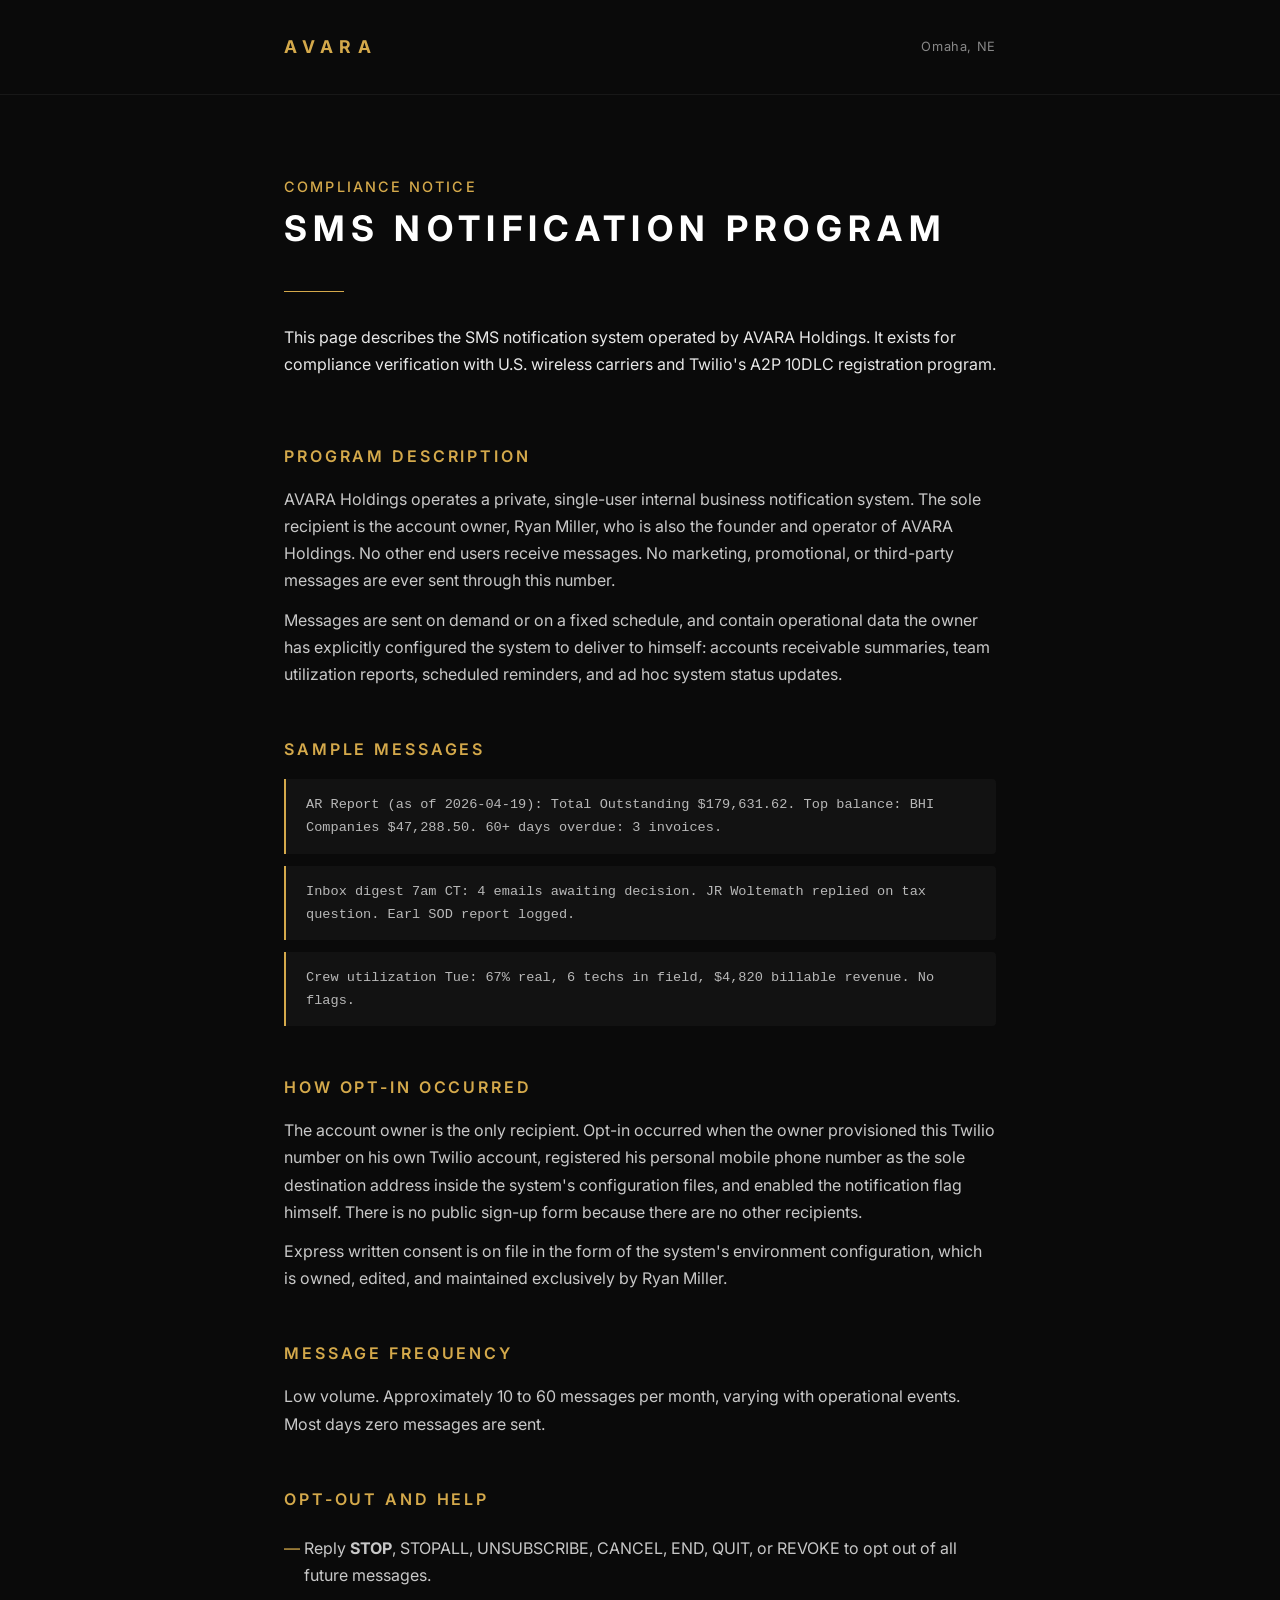
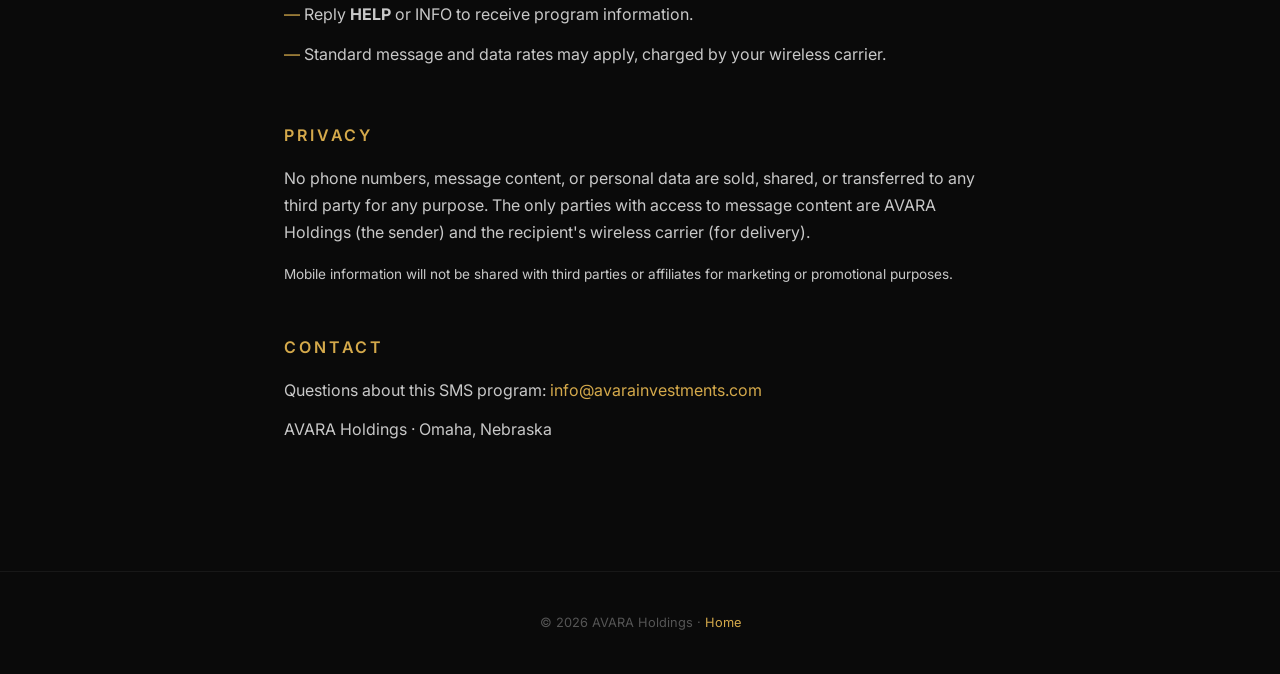
<file: sms-disclosure/index.html>
<!DOCTYPE html>
<html lang="en">
<head>
<meta charset="UTF-8">
<meta name="viewport" content="width=device-width, initial-scale=1.0">
<title>SMS Disclosure — AVARA Holdings</title>
<meta name="description" content="SMS opt-in disclosure and program details for the AVARA Holdings internal notification system.">
<link rel="preconnect" href="https://fonts.googleapis.com">
<link rel="preconnect" href="https://fonts.gstatic.com" crossorigin>
<link href="https://fonts.googleapis.com/css2?family=Inter:wght@300;400;500;600;700&display=swap" rel="stylesheet">
<style>
*, *::before, *::after { margin: 0; padding: 0; box-sizing: border-box; }
html { scroll-behavior: smooth; }
body {
  font-family: "Inter", -apple-system, BlinkMacSystemFont, sans-serif;
  background: #0a0a0a;
  color: #e8e8e8;
  line-height: 1.7;
  -webkit-font-smoothing: antialiased;
}
a { color: #d4a94b; text-decoration: none; }
a:hover { text-decoration: underline; }

.container {
  max-width: 760px;
  margin: 0 auto;
  padding: 0 24px;
}

nav {
  padding: 32px 0;
  border-bottom: 1px solid rgba(255,255,255,0.06);
}
nav .container {
  display: flex;
  justify-content: space-between;
  align-items: center;
}
.logo {
  font-size: 1.1rem;
  font-weight: 700;
  letter-spacing: 0.35em;
  color: #d4a94b;
}
.nav-contact {
  font-size: 0.8rem;
  color: #888;
  letter-spacing: 0.05em;
}

.hero {
  padding: 80px 0 40px;
}
.hero h1 {
  font-size: clamp(1.6rem, 3.5vw, 2.2rem);
  font-weight: 700;
  letter-spacing: 0.18em;
  color: #fff;
  margin-bottom: 16px;
  text-transform: uppercase;
}
.hero .subtitle {
  color: #d4a94b;
  font-size: 0.9rem;
  letter-spacing: 0.15em;
  text-transform: uppercase;
  font-weight: 500;
}

.divider {
  width: 60px;
  height: 1px;
  background: #d4a94b;
  margin: 32px 0;
}

main {
  padding: 24px 0 80px;
}
section.block {
  margin-bottom: 48px;
}
section.block h2 {
  font-size: 1rem;
  font-weight: 600;
  letter-spacing: 0.18em;
  color: #d4a94b;
  text-transform: uppercase;
  margin-bottom: 16px;
}
section.block p {
  color: #c8c8c8;
  margin-bottom: 12px;
}
section.block ul {
  list-style: none;
  padding-left: 0;
}
section.block li {
  color: #c8c8c8;
  padding: 6px 0;
  padding-left: 20px;
  position: relative;
}
section.block li::before {
  content: "—";
  position: absolute;
  left: 0;
  color: #d4a94b;
}
.sample-message {
  background: rgba(255,255,255,0.03);
  border-left: 2px solid #d4a94b;
  padding: 14px 20px;
  margin: 12px 0;
  font-family: "SF Mono", "Monaco", "Menlo", monospace;
  font-size: 0.85rem;
  color: #b8b8b8;
  border-radius: 0 4px 4px 0;
}
.kicker {
  color: #888;
  font-size: 0.85rem;
  margin-top: 16px;
}

footer {
  padding: 40px 0;
  border-top: 1px solid rgba(255,255,255,0.06);
  text-align: center;
  color: #555;
  font-size: 0.8rem;
}
</style>
</head>
<body>

<nav>
  <div class="container">
    <a href="/"><div class="logo">AVARA</div></a>
    <div class="nav-contact">Omaha, NE</div>
  </div>
</nav>

<header class="hero">
  <div class="container">
    <div class="subtitle">Compliance Notice</div>
    <h1>SMS Notification Program</h1>
    <div class="divider"></div>
    <p>This page describes the SMS notification system operated by AVARA Holdings. It exists for compliance verification with U.S. wireless carriers and Twilio's A2P 10DLC registration program.</p>
  </div>
</header>

<main>
  <div class="container">

    <section class="block">
      <h2>Program Description</h2>
      <p>AVARA Holdings operates a private, single-user internal business notification system. The sole recipient is the account owner, Ryan Miller, who is also the founder and operator of AVARA Holdings. No other end users receive messages. No marketing, promotional, or third-party messages are ever sent through this number.</p>
      <p>Messages are sent on demand or on a fixed schedule, and contain operational data the owner has explicitly configured the system to deliver to himself: accounts receivable summaries, team utilization reports, scheduled reminders, and ad hoc system status updates.</p>
    </section>

    <section class="block">
      <h2>Sample Messages</h2>
      <div class="sample-message">AR Report (as of 2026-04-19): Total Outstanding $179,631.62. Top balance: BHI Companies $47,288.50. 60+ days overdue: 3 invoices.</div>
      <div class="sample-message">Inbox digest 7am CT: 4 emails awaiting decision. JR Woltemath replied on tax question. Earl SOD report logged.</div>
      <div class="sample-message">Crew utilization Tue: 67% real, 6 techs in field, $4,820 billable revenue. No flags.</div>
    </section>

    <section class="block">
      <h2>How Opt-In Occurred</h2>
      <p>The account owner is the only recipient. Opt-in occurred when the owner provisioned this Twilio number on his own Twilio account, registered his personal mobile phone number as the sole destination address inside the system's configuration files, and enabled the notification flag himself. There is no public sign-up form because there are no other recipients.</p>
      <p>Express written consent is on file in the form of the system's environment configuration, which is owned, edited, and maintained exclusively by Ryan Miller.</p>
    </section>

    <section class="block">
      <h2>Message Frequency</h2>
      <p>Low volume. Approximately 10 to 60 messages per month, varying with operational events. Most days zero messages are sent.</p>
    </section>

    <section class="block">
      <h2>Opt-Out and Help</h2>
      <ul>
        <li>Reply <strong>STOP</strong>, STOPALL, UNSUBSCRIBE, CANCEL, END, QUIT, or REVOKE to opt out of all future messages.</li>
        <li>Reply <strong>HELP</strong> or INFO to receive program information.</li>
        <li>Standard message and data rates may apply, charged by your wireless carrier.</li>
      </ul>
    </section>

    <section class="block">
      <h2>Privacy</h2>
      <p>No phone numbers, message content, or personal data are sold, shared, or transferred to any third party for any purpose. The only parties with access to message content are AVARA Holdings (the sender) and the recipient's wireless carrier (for delivery).</p>
      <p class="kicker">Mobile information will not be shared with third parties or affiliates for marketing or promotional purposes.</p>
    </section>

    <section class="block">
      <h2>Contact</h2>
      <p>Questions about this SMS program: <a href="mailto:info@avarainvestments.com">info@avarainvestments.com</a></p>
      <p>AVARA Holdings &middot; Omaha, Nebraska</p>
    </section>

  </div>
</main>

<footer>
  <div class="container">
    <p>&copy; 2026 AVARA Holdings &middot; <a href="/">Home</a></p>
  </div>
</footer>

</body>
</html>
</file>
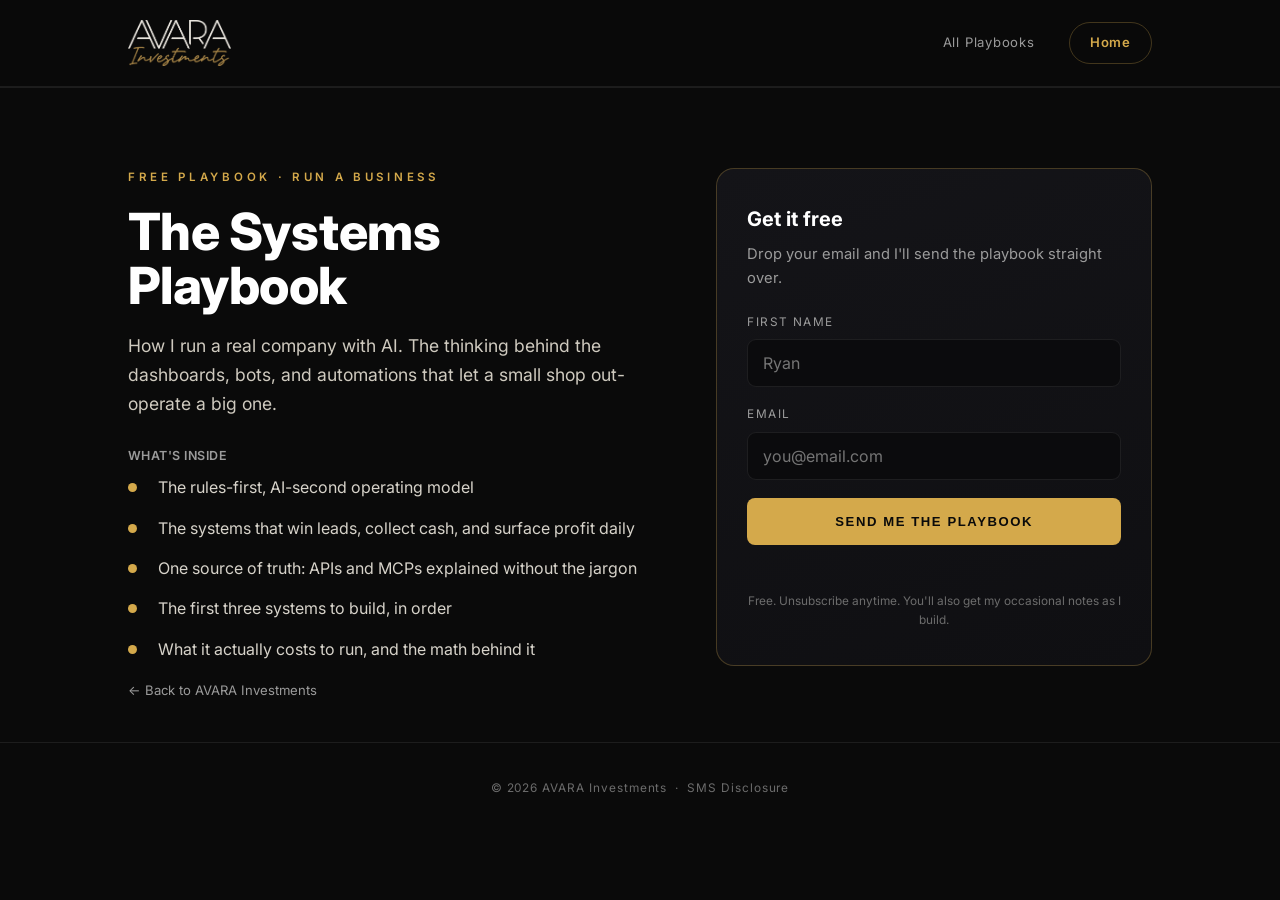
<file: systems-playbook/index.html>
<!DOCTYPE html>
<html lang="en">
<head>
<meta charset="UTF-8">
<meta name="viewport" content="width=device-width, initial-scale=1.0">
<title>The Systems Playbook — Run a Business with AI | AVARA Investments</title>
<meta name="description" content="A free guide to running a small business with AI. The thinking behind the dashboards, bots, and automations that let a small shop out-operate a big one.">
<link rel="preconnect" href="https://fonts.googleapis.com">
<link rel="preconnect" href="https://fonts.gstatic.com" crossorigin>
<link href="https://fonts.googleapis.com/css2?family=Inter:wght@300;400;500;600;700;800&display=swap" rel="stylesheet">
<link rel="stylesheet" href="/assets/site.css">
</head>
<body>

<nav>
  <div class="container">
    <a href="/" class="logo"><img src="/assets/avara-logo-light.png" alt="AVARA Investments"></a>
    <div class="nav-links">
      <a href="/#playbooks">All Playbooks</a>
      <a href="/" class="nav-cta">Home</a>
    </div>
  </div>
</nav>

<section class="band lp-hero">
  <div class="container">
    <div class="lp-grid">
      <div class="lp-copy">
        <p class="eyebrow">Free Playbook &middot; Run a Business</p>
        <h1>The Systems Playbook</h1>
        <p class="lede">How I run a real company with AI. The thinking behind the dashboards, bots, and automations that let a small shop out-operate a big one.</p>
        <p style="color:#9b9b9b;font-weight:600;letter-spacing:.04em;text-transform:uppercase;font-size:.78rem;margin-bottom:6px">What's inside</p>
        <ul class="lp-list">
          <li>The rules-first, AI-second operating model</li>
          <li>The systems that win leads, collect cash, and surface profit daily</li>
          <li>One source of truth: APIs and MCPs explained without the jargon</li>
          <li>The first three systems to build, in order</li>
          <li>What it actually costs to run, and the math behind it</li>
        </ul>
        <a href="/" class="back-link">&larr; Back to AVARA Investments</a>
      </div>
      <div class="form-card">
        <h3>Get it free</h3>
        <p class="sub">Drop your email and I'll send the playbook straight over.</p>
        <form data-lead data-magnet="systems-playbook" data-download="/downloads/systems-playbook.pdf">
          <input class="hp" type="text" name="company" tabindex="-1" autocomplete="off" aria-hidden="true">
          <label for="sp-name">First name</label>
          <input id="sp-name" type="text" name="name" autocomplete="given-name" placeholder="Ryan">
          <label for="sp-email">Email</label>
          <input id="sp-email" type="email" name="email" required autocomplete="email" placeholder="you@email.com">
          <button type="submit" class="btn">Send Me the Playbook</button>
          <p class="form-msg"></p>
          <p class="fineprint">Free. Unsubscribe anytime. You'll also get my occasional notes as I build.</p>
        </form>
      </div>
    </div>
  </div>
</section>

<footer>
  <div class="container">
    <p>&copy; 2026 AVARA Investments &nbsp;&middot;&nbsp; <a href="/sms-disclosure/">SMS Disclosure</a></p>
  </div>
</footer>

<script src="/assets/lead.js"></script>
</body>
</html>
</file>
<file: assets/site.css>
/* AVARA Holdings — shared design system (bold evolution of dark + gold) */
:root{
  --bg:#0a0a0a;
  --bg-2:#0e0e10;
  --panel:#141418;
  --panel-2:#1a1a20;
  --gold:#d4a94b;
  --gold-bright:#e9c46a;
  --text:#ece8e1;
  --muted:#9b9b9b;
  --dim:#6c6c6c;
  --line:rgba(255,255,255,0.08);
  --line-gold:rgba(212,169,75,0.28);
  --maxw:1080px;
}
*,*::before,*::after{margin:0;padding:0;box-sizing:border-box}
html{scroll-behavior:smooth}
body{
  font-family:"Inter",-apple-system,BlinkMacSystemFont,sans-serif;
  background:var(--bg);
  color:var(--text);
  line-height:1.65;
  -webkit-font-smoothing:antialiased;
  overflow-x:hidden;
}
a{color:inherit;text-decoration:none}
.container{max-width:var(--maxw);margin:0 auto;padding:0 28px}
.eyebrow{
  font-size:.72rem;font-weight:600;letter-spacing:.32em;text-transform:uppercase;
  color:var(--gold);
}
.serif{font-family:Georgia,"Times New Roman",serif}

/* NAV */
nav{
  position:sticky;top:0;z-index:50;
  background:rgba(10,10,10,0.72);
  backdrop-filter:blur(12px);
  border-bottom:1px solid var(--line);
}
nav .container{display:flex;justify-content:space-between;align-items:center;padding-top:20px;padding-bottom:20px}
.logo{font-size:1.05rem;font-weight:800;letter-spacing:.34em;color:var(--gold);display:flex;align-items:center}
.logo img{height:46px;width:auto;display:block}
.nav-links{display:flex;gap:34px;align-items:center}
.nav-links a{font-size:.82rem;letter-spacing:.06em;color:var(--muted);transition:color .25s}
.nav-links a:hover{color:var(--text)}
.nav-cta{
  border:1px solid var(--line-gold);border-radius:999px;padding:9px 20px;
  color:var(--gold)!important;font-weight:600;
}
.nav-cta:hover{background:rgba(212,169,75,.1)}
@media(max-width:720px){.nav-links a:not(.nav-cta){display:none}}

/* HERO */
.hero{position:relative;padding:130px 0 110px;text-align:center;overflow:hidden}
.hero::before{
  content:"";position:absolute;inset:0;z-index:0;
  background:
    radial-gradient(620px 420px at 50% -8%,rgba(212,169,75,.16),transparent 70%),
    radial-gradient(800px 600px at 50% 120%,rgba(212,169,75,.06),transparent 70%);
  pointer-events:none;
}
.hero .container{position:relative;z-index:1}
.hero h1{
  font-size:clamp(2.6rem,7.5vw,5.2rem);font-weight:800;line-height:1.02;
  letter-spacing:-.01em;color:#fff;margin:22px 0 0;
}
.hero h1 .accent{color:var(--gold)}
.hero .lede{
  font-size:clamp(1.05rem,2.2vw,1.35rem);color:#cfcabf;font-weight:400;
  max-width:660px;margin:26px auto 0;line-height:1.6;
}
.hero .mission{
  margin-top:22px;font-size:.8rem;letter-spacing:.2em;text-transform:uppercase;
  color:var(--gold);font-weight:500;
}
.btn{
  display:inline-block;background:var(--gold);color:#0a0a0a;font-size:.82rem;font-weight:700;
  letter-spacing:.12em;text-transform:uppercase;padding:16px 38px;border-radius:8px;
  transition:transform .2s,box-shadow .2s,background .2s;border:none;cursor:pointer;
}
.btn:hover{background:var(--gold-bright);transform:translateY(-2px);box-shadow:0 12px 30px rgba(212,169,75,.18)}
.btn-ghost{
  background:transparent;color:var(--gold);border:1px solid var(--line-gold);
}
.btn-ghost:hover{background:rgba(212,169,75,.08);box-shadow:none}
.hero-cta{margin-top:40px;display:flex;gap:16px;justify-content:center;flex-wrap:wrap}

/* SECTION SHELL */
section{position:relative}
.band{padding:92px 0;border-top:1px solid var(--line)}
.section-head{text-align:center;max-width:680px;margin:0 auto 56px}
.section-head h2{font-size:clamp(1.8rem,4vw,2.6rem);font-weight:800;color:#fff;letter-spacing:-.01em;margin-top:14px;line-height:1.1}
#playbooks .section-head{max-width:900px}
@media(min-width:780px){#playbooks .section-head h2{white-space:nowrap}}
.section-head p{color:var(--muted);margin-top:16px;font-size:1.05rem}

/* PAIRED QUOTES */
.quotes{display:grid;grid-template-columns:1fr 1fr;gap:0}
.quote{padding:14px 40px}
.quote:first-child{border-right:1px solid var(--line)}
.quote .tag{font-size:.72rem;font-weight:600;letter-spacing:.24em;text-transform:uppercase;color:var(--gold);margin-bottom:18px}
.quote blockquote{font-family:Georgia,serif;font-style:italic;font-size:clamp(1.05rem,1.8vw,1.3rem);color:#ddd9d1;line-height:1.6}
.quote cite{display:block;margin-top:18px;font-style:normal;font-size:.82rem;letter-spacing:.06em;color:var(--dim)}
@media(max-width:760px){
  .quotes{grid-template-columns:1fr;gap:48px}
  .quote:first-child{border-right:none;border-bottom:1px solid var(--line);padding-bottom:48px}
}

/* ABOUT / THESIS */
.thesis{display:grid;grid-template-columns:1fr 1fr;gap:56px;align-items:center}
.thesis .lead-line{font-size:clamp(1.4rem,2.6vw,1.9rem);font-weight:700;color:#fff;line-height:1.25}
.thesis .lead-line .accent{color:var(--gold)}
.thesis p{color:var(--muted);margin-top:18px}
.thesis .pillars{display:flex;flex-direction:column;gap:18px}
.pillar{background:linear-gradient(135deg,var(--panel),var(--panel-2));border:1px solid var(--line);border-radius:14px;padding:24px 26px}
.pillar h4{font-size:1.05rem;color:#fff;margin-bottom:6px}
.pillar h4 span{color:var(--gold);font-weight:800;margin-right:10px}
.pillar p{margin-top:4px;font-size:.95rem;color:var(--muted)}
@media(max-width:820px){.thesis{grid-template-columns:1fr;gap:36px}}

/* MAGNET CARDS */
.magnets{display:grid;grid-template-columns:repeat(3,1fr);gap:24px}
.magnet{
  display:flex;flex-direction:column;background:linear-gradient(160deg,var(--panel),#0f0f12);
  border:1px solid var(--line);border-radius:16px;padding:34px 30px;transition:border-color .3s,transform .25s;
}
.magnet:hover{border-color:var(--line-gold);transform:translateY(-4px)}
.magnet .kicker{font-size:.7rem;font-weight:700;letter-spacing:.22em;text-transform:uppercase;color:var(--gold);margin-bottom:16px}
.magnet h3{font-size:1.4rem;font-weight:800;color:#fff;line-height:1.15;margin-bottom:12px}
.magnet p{color:var(--muted);font-size:.95rem;flex-grow:1}
.magnet .get{margin-top:24px;font-size:.82rem;font-weight:700;letter-spacing:.1em;text-transform:uppercase;color:var(--gold);display:inline-flex;align-items:center;gap:8px}
.magnet .get .arrow{transition:transform .25s}
.magnet:hover .get .arrow{transform:translateX(5px)}
.magnet.flagship{border-color:var(--line-gold);position:relative}
.magnet.flagship::after{content:"Flagship";position:absolute;top:18px;right:20px;font-size:.62rem;letter-spacing:.18em;text-transform:uppercase;color:#0a0a0a;background:var(--gold);padding:4px 10px;border-radius:999px;font-weight:700}
@media(max-width:880px){.magnets{grid-template-columns:1fr;max-width:460px;margin:0 auto}}

/* ABOUT */
.about-copy{max-width:740px;margin:0 auto;text-align:center}
.about-copy p{font-size:clamp(1.05rem,1.7vw,1.2rem);color:#cfcabf;margin-bottom:18px;line-height:1.7}
.about-copy .sig{font-size:.85rem;letter-spacing:.14em;text-transform:uppercase;color:var(--gold);margin-top:8px}

/* SOCIAL */
.social-links{display:flex;justify-content:center;gap:18px;flex-wrap:wrap}
.social-link{display:flex;align-items:center;justify-content:center;width:50px;height:50px;border:1px solid var(--line);border-radius:50%;transition:border-color .3s,background .3s}
.social-link:hover{border-color:var(--gold);background:rgba(212,169,75,.08)}
.social-link svg{width:20px;height:20px;fill:var(--muted);transition:fill .3s}
.social-link:hover svg{fill:var(--gold)}

/* CONTACT + FOOTER */
.contact{text-align:center}
.contact a{color:var(--gold)}
.contact a:hover{color:var(--gold-bright)}
.contact .email{font-size:1.15rem;margin-bottom:6px}
.contact .loc{font-size:.85rem;color:var(--dim)}
footer{padding:36px 0;text-align:center;border-top:1px solid var(--line)}
footer p{font-size:.74rem;color:var(--dim);letter-spacing:.08em}
footer a{color:var(--dim)}
footer a:hover{color:var(--muted)}

/* LEAD CAPTURE PAGES */
.lp-hero{padding:80px 0 40px}
.lp-grid{display:grid;grid-template-columns:1.1fr .9fr;gap:56px;align-items:start}
.lp-copy h1{font-size:clamp(2rem,5vw,3.2rem);font-weight:800;color:#fff;line-height:1.05;letter-spacing:-.01em;margin:18px 0}
.lp-copy .lede{color:#cfcabf;font-size:1.1rem;margin-bottom:28px}
.lp-list{list-style:none;display:flex;flex-direction:column;gap:14px;margin-top:8px}
.lp-list li{position:relative;padding-left:30px;color:#d7d3ca}
.lp-list li::before{content:"";position:absolute;left:0;top:9px;width:9px;height:9px;border-radius:50%;background:var(--gold)}
.form-card{background:linear-gradient(160deg,var(--panel),#0f0f12);border:1px solid var(--line-gold);border-radius:18px;padding:34px 30px;position:sticky;top:96px}
.form-card h3{font-size:1.25rem;color:#fff;margin-bottom:6px}
.form-card .sub{color:var(--muted);font-size:.92rem;margin-bottom:22px}
.form-card label{display:block;font-size:.74rem;letter-spacing:.12em;text-transform:uppercase;color:var(--muted);margin-bottom:7px}
.form-card input[type=text],.form-card input[type=email]{
  width:100%;background:#0b0b0d;border:1px solid var(--line);border-radius:9px;padding:13px 15px;
  color:var(--text);font-size:1rem;margin-bottom:18px;font-family:inherit;transition:border-color .2s;
}
.form-card input:focus{outline:none;border-color:var(--gold)}
.form-card .btn{width:100%}
.form-card .fineprint{font-size:.74rem;color:var(--dim);margin-top:16px;text-align:center}
.hp{position:absolute;left:-9999px;width:1px;height:1px;overflow:hidden}
.form-msg{margin-top:14px;font-size:.9rem;text-align:center;min-height:1.2em}
.form-msg.error{color:#e2876a}
.seg{display:flex;gap:8px;flex-wrap:wrap;margin-bottom:18px}
.seg input{position:absolute;opacity:0;pointer-events:none}
.seg label{flex:1;min-width:90px;text-align:center;border:1px solid var(--line);border-radius:9px;padding:10px 6px;font-size:.8rem;letter-spacing:.04em;text-transform:none;color:var(--muted);cursor:pointer;margin:0;transition:all .2s}
.seg input:checked+label{border-color:var(--gold);color:var(--gold);background:rgba(212,169,75,.08)}
.back-link{display:inline-block;margin-top:18px;font-size:.82rem;color:var(--muted)}
.back-link:hover{color:var(--gold)}
@media(max-width:820px){.lp-grid{grid-template-columns:1fr;gap:36px}.form-card{position:static}}
</file>
